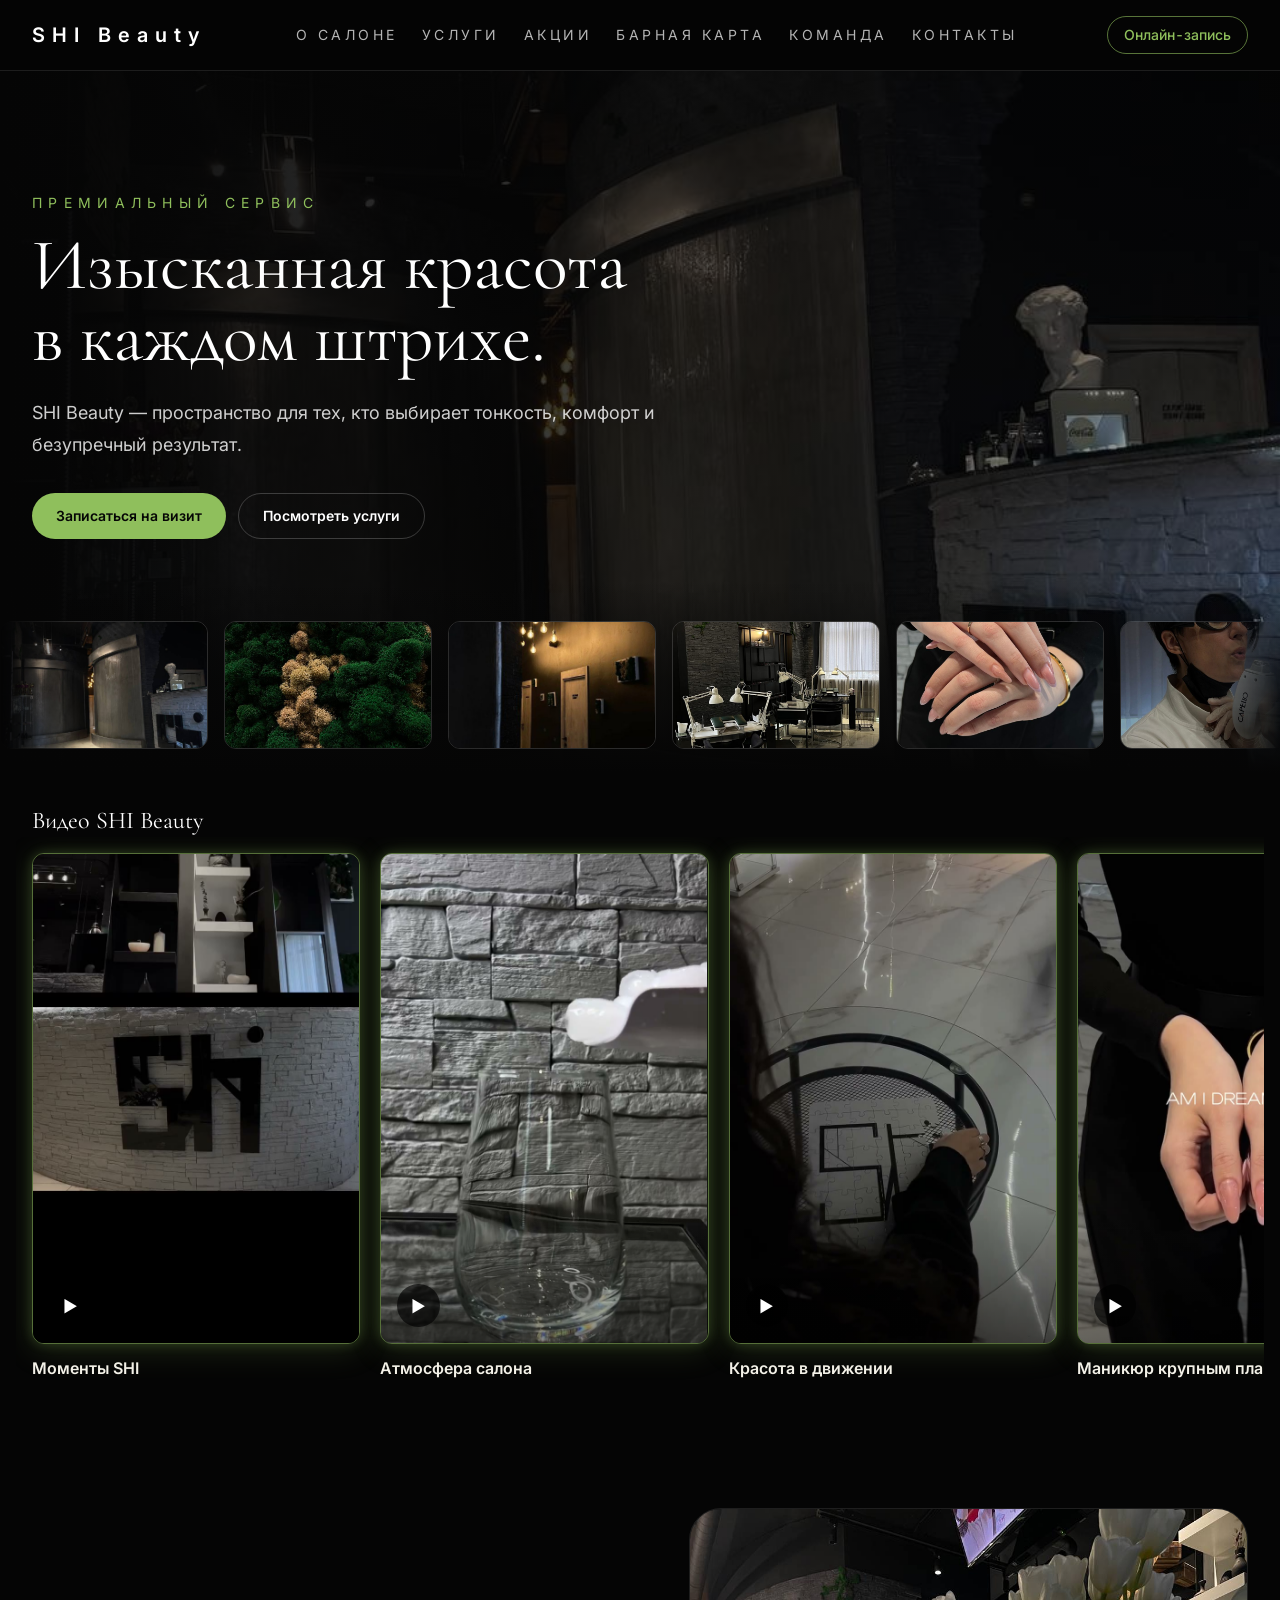
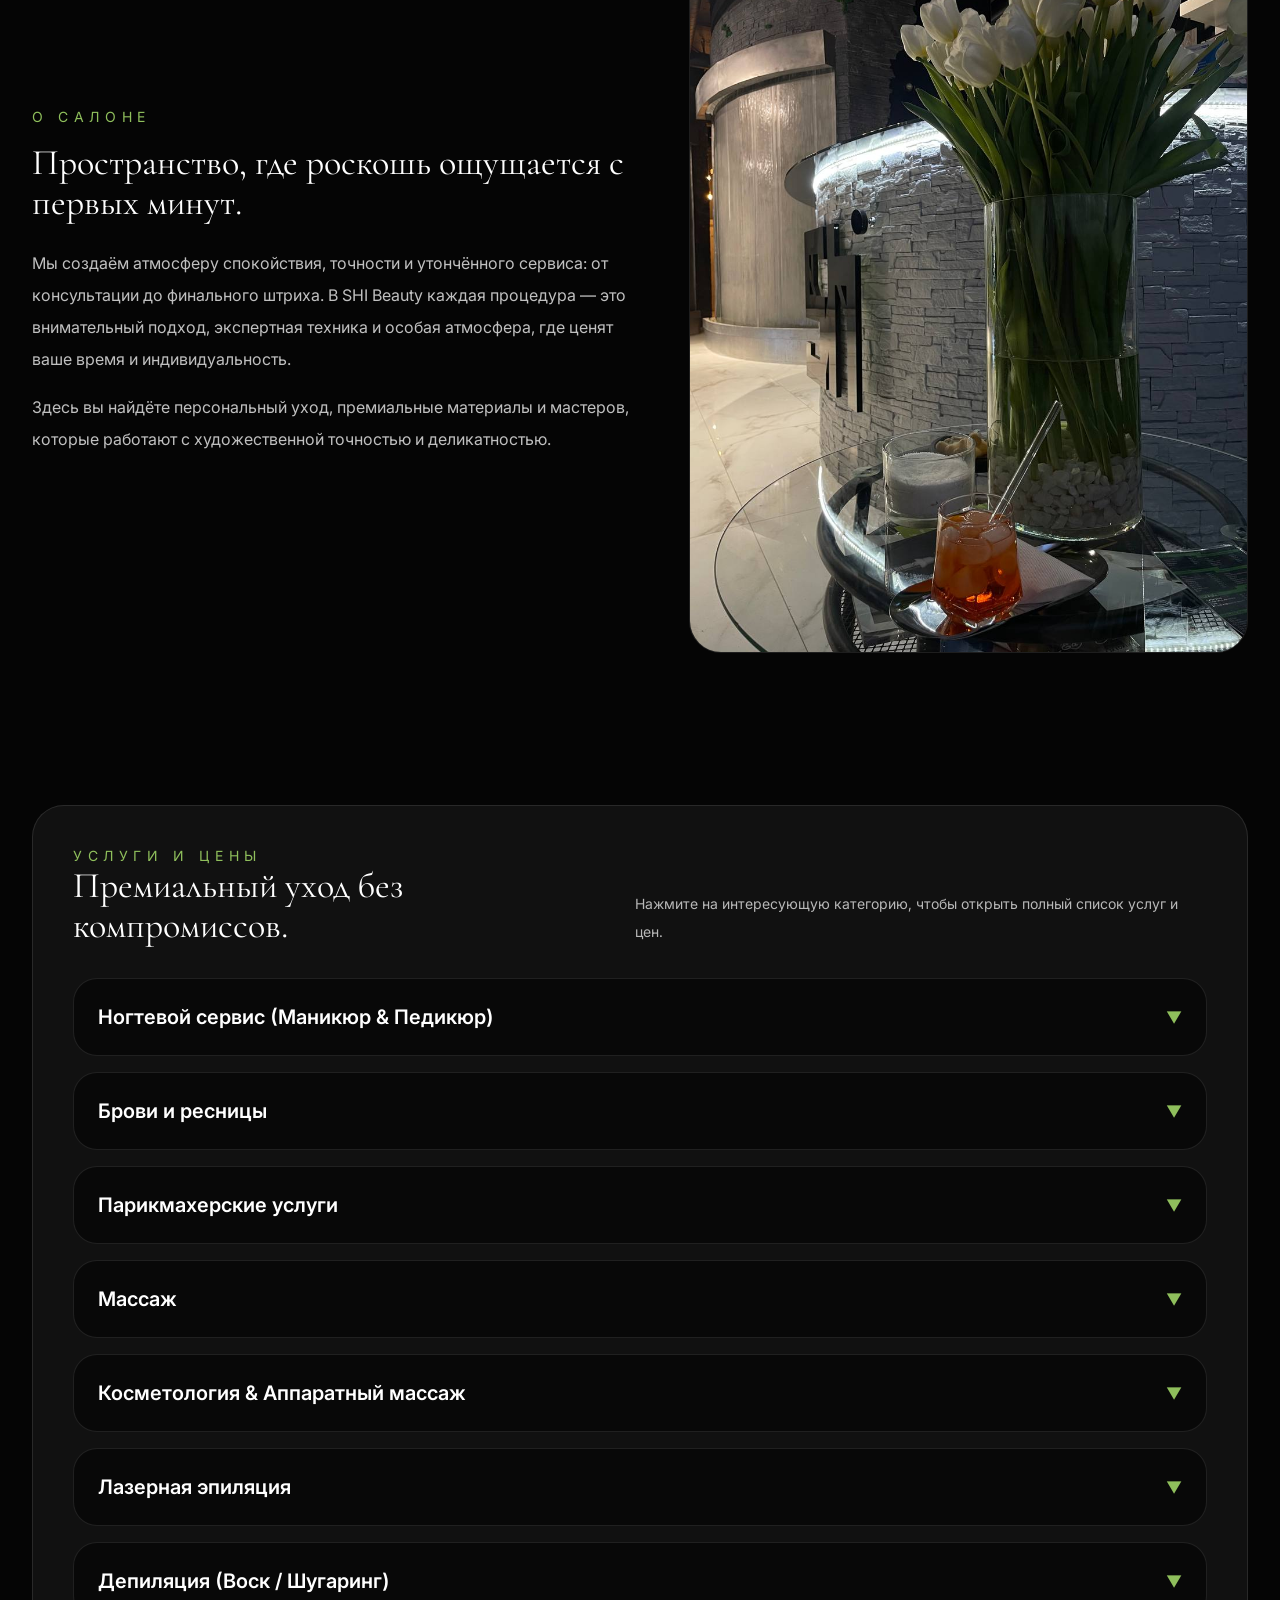
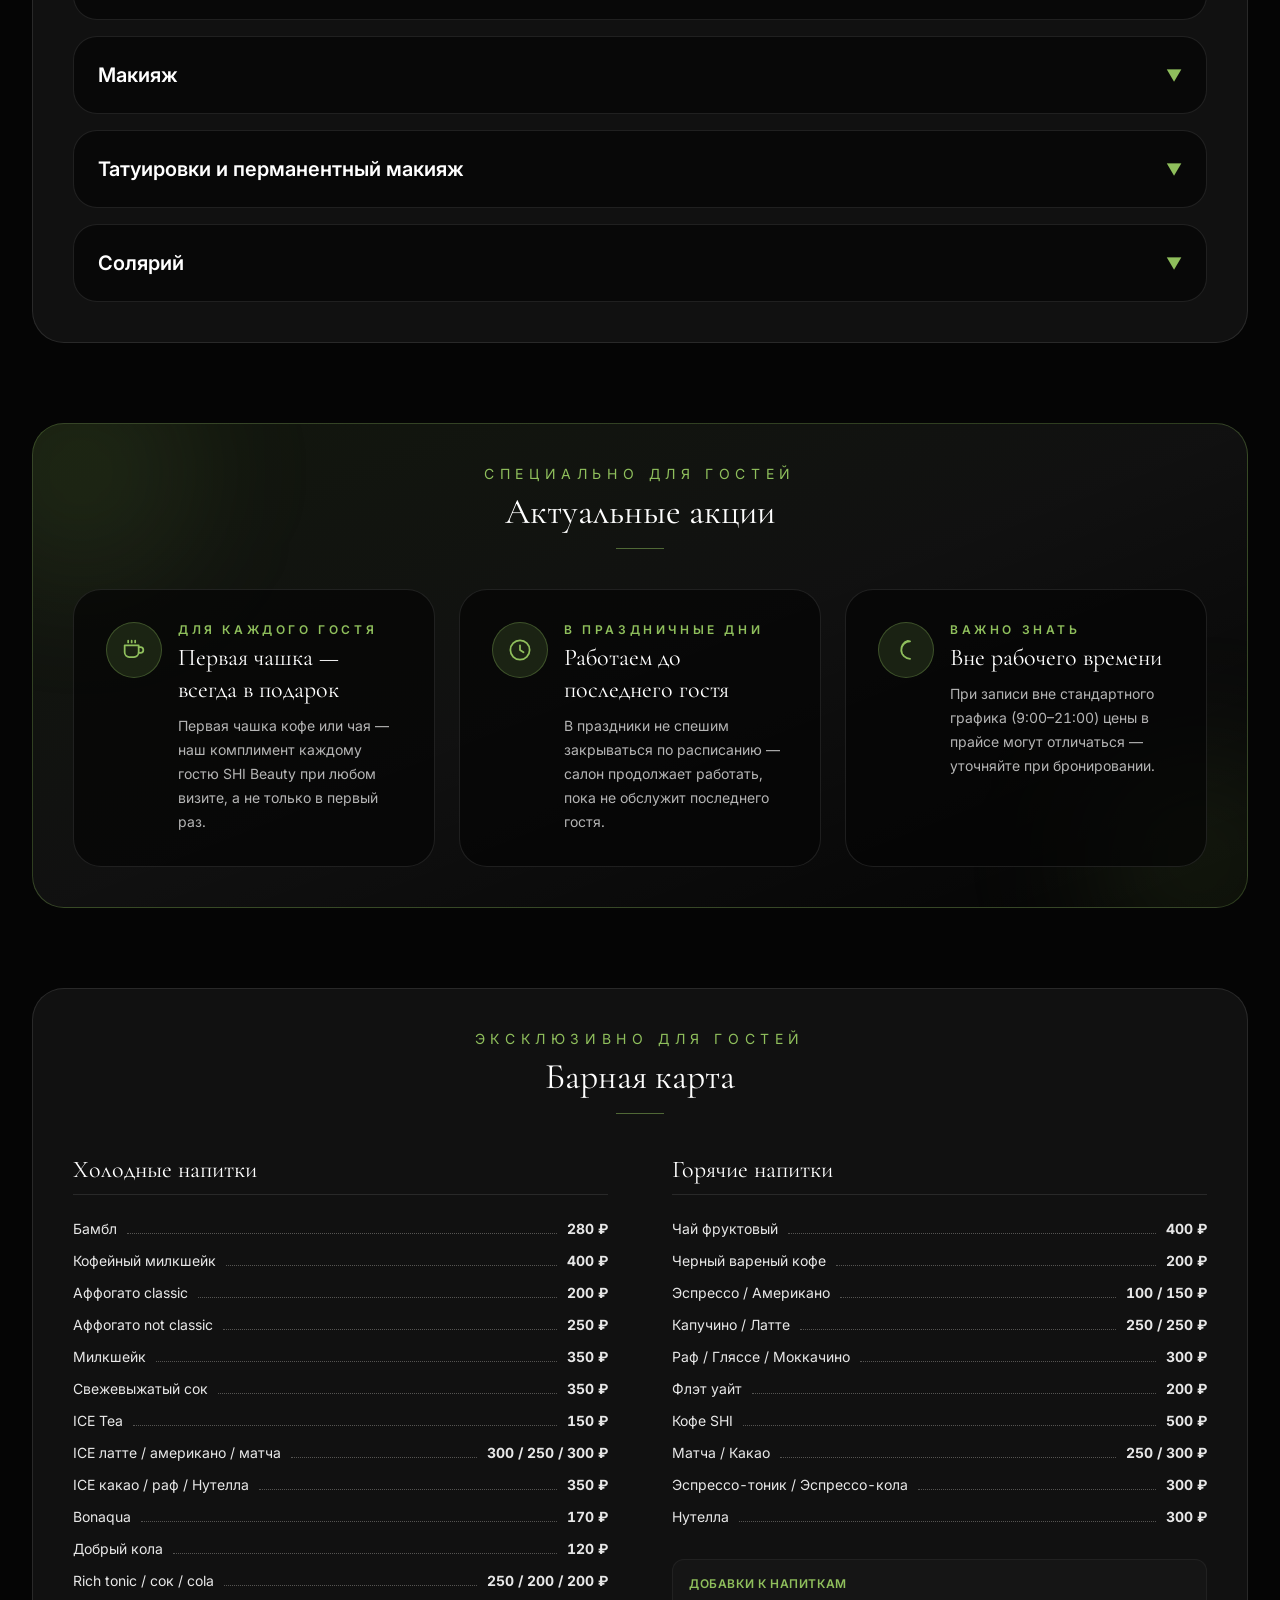
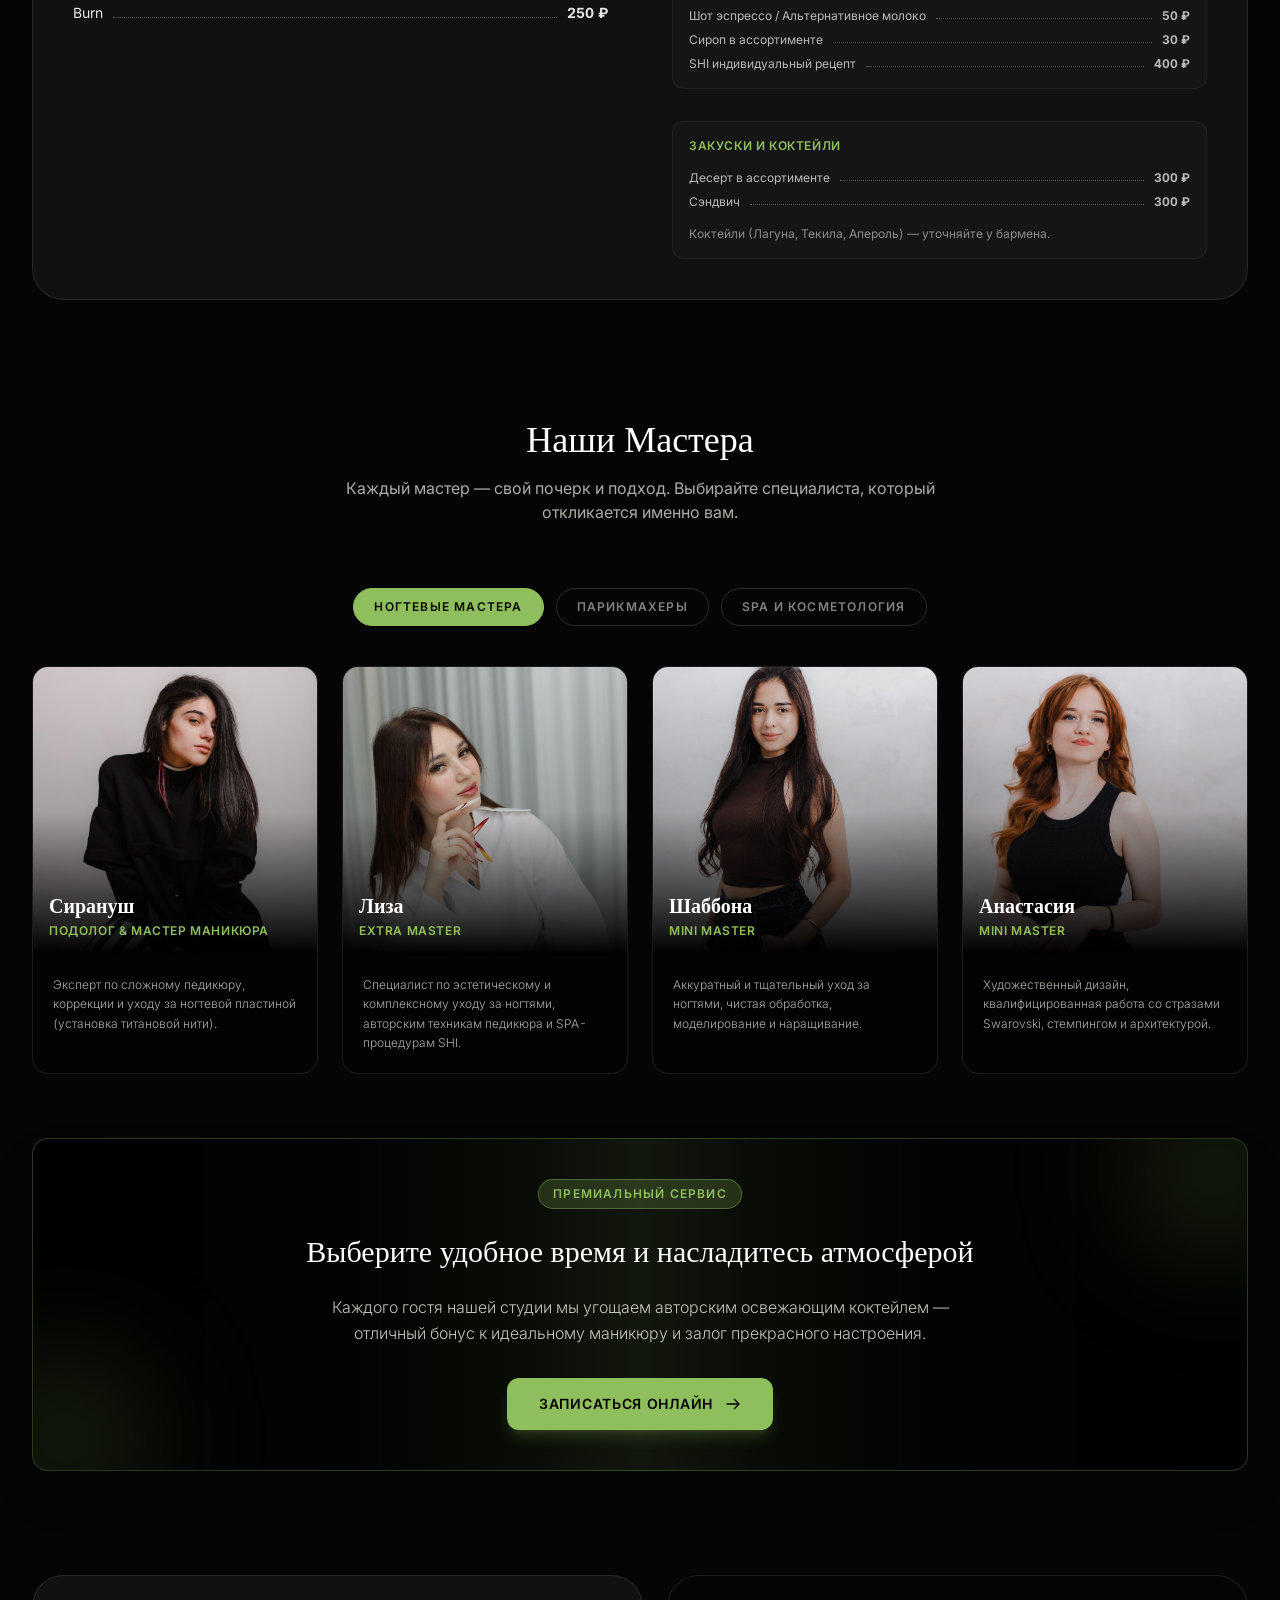
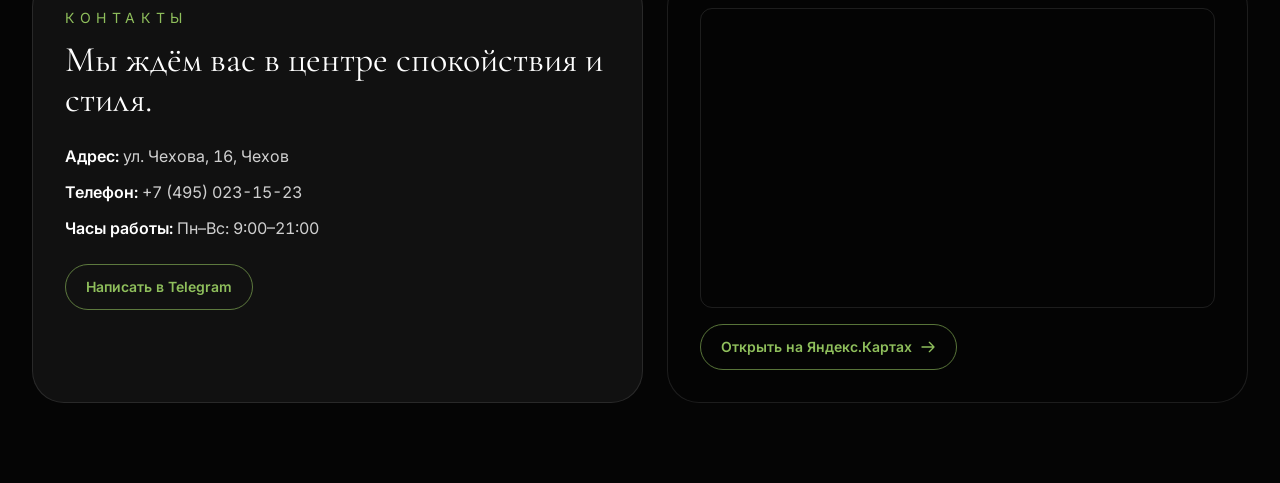
<file: index.html>
<!DOCTYPE html>
<html lang="ru" class="scroll-smooth">
  <head>
    <meta charset="UTF-8" />
    <meta name="viewport" content="width=device-width, initial-scale=1.0, viewport-fit=cover" />
    <title>SHI Beauty — Премиальный салон красоты</title>
    <link rel="icon" type="image/svg+xml" href="favicon.svg" />
    <meta
      name="description"
      content="Премиальный салон красоты SHI Beauty — индивидуальный сервис, экспертные мастера и безупречный стиль."
    />
    <link rel="canonical" href="https://shibeauty.ru/" />

    <meta property="og:type" content="website" />
    <meta property="og:site_name" content="SHI Beauty" />
    <meta property="og:title" content="SHI Beauty — Премиальный салон красоты" />
    <meta property="og:description" content="Премиальный салон красоты SHI Beauty — индивидуальный сервис, экспертные мастера и безупречный стиль." />
    <meta property="og:url" content="https://shibeauty.ru/" />
    <meta property="og:image" content="https://shibeauty.ru/img/1.jpg" />
    <meta property="og:locale" content="ru_RU" />
    <meta name="twitter:card" content="summary_large_image" />

    <script type="application/ld+json">
      {
        "@context": "https://schema.org",
        "@type": "BeautySalon",
        "name": "SHI Beauty",
        "image": "https://shibeauty.ru/img/1.jpg",
        "url": "https://shibeauty.ru/",
        "telephone": "+7-495-023-15-23",
        "priceRange": "₽₽₽",
        "address": {
          "@type": "PostalAddress",
          "streetAddress": "улица Чехова, 16",
          "addressLocality": "Чехов",
          "addressRegion": "Московская область",
          "addressCountry": "RU"
        },
        "openingHoursSpecification": {
          "@type": "OpeningHoursSpecification",
          "dayOfWeek": ["Monday", "Tuesday", "Wednesday", "Thursday", "Friday", "Saturday", "Sunday"],
          "opens": "09:00",
          "closes": "21:00"
        },
        "sameAs": [
          "https://yandex.ru/maps/-/CTwvvA6e",
          "https://t.me/shi_beauty"
        ]
      }
    </script>

    <link rel="stylesheet" href="styles.css" />
    <link rel="preconnect" href="https://fonts.googleapis.com" />
    <link rel="preconnect" href="https://fonts.gstatic.com" crossorigin />
    <link
      href="https://fonts.googleapis.com/css2?family=Cormorant+Garamond:wght@500;600;700&family=Inter:wght@400;500;600;700&display=swap"
      rel="stylesheet"
    />
    <style>
      html {
        scroll-behavior: smooth;
      }
      body {
        overflow-x: hidden;
        -webkit-tap-highlight-color: transparent;
        font-variant-numeric: tabular-nums;
      }
      a, button {
        touch-action: manipulation;
      }
      section[id], main#top {
        scroll-margin-top: 84px;
      }
      .video-reel-strip {
        overflow-x: auto;
        white-space: nowrap;
        margin: -1rem -1rem 0;
        padding: 1rem;
        cursor: grab;
        -webkit-overflow-scrolling: touch;
        scrollbar-color: #73964e #151812;
      }
      .video-reel-strip.dragging { cursor: grabbing; }
      .video-reel-strip article {
        display: inline-block;
        vertical-align: top;
        width: 27%;
        max-width: 330px;
        margin-right: 1rem;
        white-space: normal;
      }
      .video-reel-strip article:last-child { margin-right: 0; }
      .reel-open {
        position: absolute; top: 0; right: 0; bottom: 0; left: 0;
        width: 100%; height: 100%; cursor: inherit; color: white;
        background: linear-gradient(transparent 72%, rgba(0,0,0,.48));
        text-align: left;
      }
      .reel-open span {
        position: absolute; left: 1rem; bottom: 1rem; border-radius: 50%;
        background: rgba(0,0,0,.65); padding: .6rem .85rem;
      }
      .reel-viewer {
        position: fixed; top: 0; bottom: 0; left: 0; right: 0;
        z-index: 1000; background: #050505; color: white;
        display: flex; flex-direction: column; overscroll-behavior: contain;
      }
      .reel-viewer[hidden] { display: none; }
      .reel-viewer header, .reel-viewer footer {
        display: flex; align-items: center; justify-content: space-between;
        gap: .75rem; padding: .5rem 1rem;
      }
      .reel-viewer header { padding-top: max(.5rem, env(safe-area-inset-top)); }
      .reel-viewer footer { padding-bottom: max(.5rem, env(safe-area-inset-bottom)); }
      .reel-stage { position: relative; flex: 1; min-height: 0; overflow: hidden; touch-action: none; }
      .reel-track { position: absolute; top: 0; left: 0; width: 100%; height: 100%; }
      .reel-track.settling { transition: transform 380ms cubic-bezier(.22,.68,.15,1); }
      .reel-track video { display: block; width: 100%; height: 100%; object-fit: contain; }
      @media (prefers-reduced-motion: reduce) {
        .reel-track.settling { transition-duration: 0s; }
      }
      .reel-viewer button { min-height: 44px; min-width: 44px; color: #b5df85; }
      .reel-viewer button:disabled { opacity: .32; }
      .video-reel-frame {
        position: relative;
        overflow: hidden;
        border-radius: 0.75rem;
        border: 1px solid #566f39;
        background: #11130f;
        box-shadow: 0 0 12px rgba(143,191,92,.24), 0 5px 32px rgba(143,191,92,.19);
      }
      .video-reel-frame:before {
        content: "";
        display: block;
        padding-top: 150%;
      }
      .video-reel-frame video {
        position: absolute;
        top: 0;
        left: 0;
        width: 100%;
        height: 100%;
        object-fit: cover;
      }
      @media (max-width: 640px) {
        .video-reel-strip article { width: 72%; max-width: 260px; }
      }
      @media (max-width: 767px) {
        img.hero-viewport {
          height: 88svh;
          min-height: 560px;
        }
        div.hero-viewport {
          min-height: 88svh;
        }
      }

      .billboard-viewport {
        -webkit-mask-image: linear-gradient(to right, transparent, black 6%, black 94%, transparent);
        mask-image: linear-gradient(to right, transparent, black 6%, black 94%, transparent);
      }
      .billboard-track {
        width: max-content;
        animation: billboard-scroll 65s linear infinite;
      }
      .billboard-viewport:hover .billboard-track {
        animation-play-state: paused;
      }
      @keyframes billboard-scroll {
        from { transform: translateX(0); }
        to { transform: translateX(-50%); }
      }
      @media (prefers-reduced-motion: reduce) {
        .billboard-track { animation: none; }
      }
      .dots-leader li {
        display: flex;
        justify-content: space-between;
        align-items: flex-end;
      }
      .dots-leader li::before {
        content: "";
        flex-grow: 1;
        order: 2;
        margin: 0 10px 5px 10px;
        border-bottom: 1px dotted rgba(245, 242, 234, 0.3);
      }
      .dots-leader li span { order: 1; }
      .dots-leader li strong { order: 3; }

      details summary::-webkit-details-marker { display: none; }
      details summary { list-style: none; }

      .reveal {
        opacity: 0;
        transform: translateY(24px);
        transition: opacity 0.7s ease, transform 0.7s ease;
      }
      .reveal.is-visible {
        opacity: 1;
        transform: translateY(0);
      }
      .reveal-stagger > * {
        opacity: 0;
        transform: translateY(24px);
        transition: opacity 0.6s ease, transform 0.6s ease;
      }
      .reveal-stagger.is-visible > * {
        opacity: 1;
        transform: translateY(0);
      }
      .reveal-stagger > *:nth-child(2) { transition-delay: 0.08s; }
      .reveal-stagger > *:nth-child(3) { transition-delay: 0.16s; }
      .reveal-stagger > *:nth-child(4) { transition-delay: 0.24s; }
      .reveal-stagger > *:nth-child(5) { transition-delay: 0.32s; }
      .reveal-stagger > *:nth-child(6) { transition-delay: 0.4s; }
      .reveal-stagger > *:nth-child(7) { transition-delay: 0.48s; }
      .reveal-stagger > *:nth-child(8) { transition-delay: 0.56s; }
      @media (prefers-reduced-motion: reduce) {
        .reveal, .reveal-stagger > * {
          opacity: 1;
          transform: none;
          transition: none;
        }
      }
    </style>
  </head>
  <body class="min-h-screen bg-ink text-mist font-sans antialiased">
    <header class="sticky top-0 z-50 border-b border-white/10 bg-ink/90 backdrop-blur-xl">
      <div class="mx-auto flex max-w-7xl items-center justify-between px-4 py-4 sm:px-6 lg:px-8">
        <a href="#top" class="text-lg font-semibold tracking-[0.25em] text-white sm:text-xl sm:tracking-[0.35em]">
          SHI Beauty
        </a>
        <nav class="hidden items-center gap-6 text-sm uppercase tracking-[0.25em] text-white/70 md:flex">
          <a href="#about" class="transition hover:text-moss">О салоне</a>
          <a href="#services" class="transition hover:text-moss">Услуги</a>
          <a href="#promo" class="transition hover:text-moss">Акции</a>
          <a href="#bar" class="transition hover:text-moss">Барная карта</a>
          <a href="#team" class="transition hover:text-moss">Команда</a>
          <a href="#contacts" class="transition hover:text-moss">Контакты</a>
        </nav>
        <div class="flex items-center gap-2 sm:gap-3">
          <a
            href="#booking"
            class="rounded-full border border-moss/60 px-3 py-2 text-xs font-medium text-moss transition-all duration-300 hover:scale-105 hover:bg-moss hover:text-ink sm:px-4 sm:text-sm"
          >
            Онлайн-запись
          </a>
          <button
            type="button"
            id="mobile-menu-btn"
            class="inline-flex h-10 w-10 shrink-0 items-center justify-center rounded-full border border-white/20 text-white transition hover:border-moss hover:text-moss md:hidden"
            aria-label="Открыть меню"
            aria-expanded="false"
            aria-controls="mobile-menu"
          >
            <svg id="mobile-menu-icon-open" class="h-5 w-5" fill="none" stroke="currentColor" viewBox="0 0 24 24">
              <path stroke-linecap="round" stroke-linejoin="round" stroke-width="1.75" d="M4 7h16M4 12h16M4 17h16" />
            </svg>
            <svg id="mobile-menu-icon-close" class="hidden h-5 w-5" fill="none" stroke="currentColor" viewBox="0 0 24 24">
              <path stroke-linecap="round" stroke-linejoin="round" stroke-width="1.75" d="M6 6l12 12M18 6L6 18" />
            </svg>
          </button>
        </div>
      </div>

      <!-- Мобильное меню -->
      <div id="mobile-menu" class="hidden border-t border-white/10 bg-ink/95 md:hidden">
        <nav class="flex flex-col gap-1 px-4 py-4 text-sm uppercase tracking-[0.2em] text-white/80">
          <a href="#about" class="mobile-nav-link rounded-lg px-3 py-3 transition hover:bg-white/5 hover:text-moss">О салоне</a>
          <a href="#services" class="mobile-nav-link rounded-lg px-3 py-3 transition hover:bg-white/5 hover:text-moss">Услуги</a>
          <a href="#promo" class="mobile-nav-link rounded-lg px-3 py-3 transition hover:bg-white/5 hover:text-moss">Акции</a>
          <a href="#bar" class="mobile-nav-link rounded-lg px-3 py-3 transition hover:bg-white/5 hover:text-moss">Барная карта</a>
          <a href="#team" class="mobile-nav-link rounded-lg px-3 py-3 transition hover:bg-white/5 hover:text-moss">Команда</a>
          <a href="#contacts" class="mobile-nav-link rounded-lg px-3 py-3 transition hover:bg-white/5 hover:text-moss">Контакты</a>
        </nav>
      </div>
    </header>

    <main id="top">
      <!-- HERO SECTION -->
      <section class="relative isolate overflow-hidden">
        <div class="absolute inset-0">
          <img
            src="img/1.jpg"
            alt=""
            class="hero-viewport h-[78vh] min-h-[620px] w-full object-cover"
            fetchpriority="high"
          />
          <div class="absolute inset-0 bg-gradient-to-r from-ink via-ink/75 to-ink/30"></div>
        </div>

        <div class="hero-viewport relative mx-auto flex min-h-[78vh] max-w-7xl flex-col justify-center px-4 pt-16 pb-40 sm:px-6 sm:pt-20 sm:pb-44 lg:px-8 lg:pb-48">
          <div class="max-w-3xl">
            <p class="mb-4 text-sm uppercase tracking-[0.45em] text-moss">Премиальный сервис</p>
            <h1 class="font-display text-4xl leading-none text-white sm:text-5xl lg:text-7xl">
              Изысканная красота<br />в каждом штрихе.
            </h1>
            <p class="mt-6 max-w-2xl text-base leading-8 text-white/80 sm:text-lg">
              SHI Beauty — пространство для тех, кто выбирает тонкость, комфорт и безупречный результат.
            </p>
            <div class="mt-8 flex flex-col gap-3 sm:flex-row">
              <a
                href="#booking"
                class="inline-flex items-center justify-center rounded-full bg-moss px-6 py-3 text-sm font-semibold text-ink transition-all duration-300 hover:scale-105"
              >
                Записаться на визит
              </a>
              <a
                href="#services"
                class="inline-flex items-center justify-center rounded-full border border-white/20 px-6 py-3 text-sm font-semibold text-white transition-all duration-300 hover:scale-105 hover:border-moss hover:text-moss"
              >
                Посмотреть услуги
              </a>
            </div>
          </div>
        </div>

        <!-- Рекламная лента фото, поверх фона hero -->
        <div class="absolute inset-x-0 bottom-0 z-10 bg-gradient-to-t from-ink via-ink/70 to-transparent pb-4 pt-10 sm:pb-6">
          <div class="billboard-viewport overflow-hidden">
            <div class="billboard-track flex gap-3 sm:gap-4">
              <div class="flex shrink-0 gap-3 sm:gap-4">
                <div class="h-20 w-32 shrink-0 overflow-hidden rounded-xl border border-white/15 sm:h-28 sm:w-44 lg:h-32 lg:w-52">
                  <img src="img/1.jpg" alt="Интерьер салона SHI Beauty" class="h-full w-full object-cover" loading="lazy" decoding="async" />
                </div>
                <div class="h-20 w-32 shrink-0 overflow-hidden rounded-xl border border-white/15 sm:h-28 sm:w-44 lg:h-32 lg:w-52">
                  <img src="img/3.jpg" alt="Текстурный стабилизированный мох в интерьере" class="h-full w-full object-cover" loading="lazy" decoding="async" />
                </div>
                <div class="h-20 w-32 shrink-0 overflow-hidden rounded-xl border border-white/15 sm:h-28 sm:w-44 lg:h-32 lg:w-52">
                  <img src="img/6.jpg" alt="Коридор с кабинетами SHI Beauty" class="h-full w-full object-cover" loading="lazy" decoding="async" />
                </div>
                <div class="h-20 w-32 shrink-0 overflow-hidden rounded-xl border border-white/15 sm:h-28 sm:w-44 lg:h-32 lg:w-52">
                  <img src="img/9.JPG" alt="Рабочие места мастеров в SHI Beauty" class="h-full w-full object-cover" loading="lazy" decoding="async" />
                </div>
                <div class="h-20 w-32 shrink-0 overflow-hidden rounded-xl border border-white/15 sm:h-28 sm:w-44 lg:h-32 lg:w-52">
                  <img src="img/work-nails.jpg" alt="Маникюр от мастеров SHI Beauty" class="h-full w-full object-cover" loading="lazy" decoding="async" />
                </div>
                <div class="h-20 w-32 shrink-0 overflow-hidden rounded-xl border border-white/15 sm:h-28 sm:w-44 lg:h-32 lg:w-52">
                  <img src="img/work-procedure.jpg" alt="Аппаратная процедура в SHI Beauty" class="h-full w-full object-cover" loading="lazy" decoding="async" />
                </div>
                <div class="h-20 w-32 shrink-0 overflow-hidden rounded-xl border border-white/15 sm:h-28 sm:w-44 lg:h-32 lg:w-52">
                  <img src="img/product-shikoil.jpg" alt="Масло для роста бровей и ресниц SHIKOIL" class="h-full w-full object-cover" loading="lazy" decoding="async" />
                </div>
                <div class="h-20 w-32 shrink-0 overflow-hidden rounded-xl border border-white/15 sm:h-28 sm:w-44 lg:h-32 lg:w-52">
                  <img src="img/product-hikari.jpg" alt="Уходовая маска HIKARI Power Mask" class="h-full w-full object-cover" loading="lazy" decoding="async" />
                </div>
                <div class="h-20 w-32 shrink-0 overflow-hidden rounded-xl border border-white/15 sm:h-28 sm:w-44 lg:h-32 lg:w-52">
                  <img src="img/sign-shi.jpg" alt="Логотип SHI Beauty" class="h-full w-full object-cover" loading="lazy" decoding="async" />
                </div>
              </div>
              <div class="flex shrink-0 gap-3 sm:gap-4" aria-hidden="true">
                <div class="h-20 w-32 shrink-0 overflow-hidden rounded-xl border border-white/15 sm:h-28 sm:w-44 lg:h-32 lg:w-52">
                  <img src="img/1.jpg" alt="" class="h-full w-full object-cover" loading="lazy" decoding="async" />
                </div>
                <div class="h-20 w-32 shrink-0 overflow-hidden rounded-xl border border-white/15 sm:h-28 sm:w-44 lg:h-32 lg:w-52">
                  <img src="img/3.jpg" alt="" class="h-full w-full object-cover" loading="lazy" decoding="async" />
                </div>
                <div class="h-20 w-32 shrink-0 overflow-hidden rounded-xl border border-white/15 sm:h-28 sm:w-44 lg:h-32 lg:w-52">
                  <img src="img/6.jpg" alt="" class="h-full w-full object-cover" loading="lazy" decoding="async" />
                </div>
                <div class="h-20 w-32 shrink-0 overflow-hidden rounded-xl border border-white/15 sm:h-28 sm:w-44 lg:h-32 lg:w-52">
                  <img src="img/9.JPG" alt="" class="h-full w-full object-cover" loading="lazy" decoding="async" />
                </div>
                <div class="h-20 w-32 shrink-0 overflow-hidden rounded-xl border border-white/15 sm:h-28 sm:w-44 lg:h-32 lg:w-52">
                  <img src="img/work-nails.jpg" alt="" class="h-full w-full object-cover" loading="lazy" decoding="async" />
                </div>
                <div class="h-20 w-32 shrink-0 overflow-hidden rounded-xl border border-white/15 sm:h-28 sm:w-44 lg:h-32 lg:w-52">
                  <img src="img/work-procedure.jpg" alt="" class="h-full w-full object-cover" loading="lazy" decoding="async" />
                </div>
                <div class="h-20 w-32 shrink-0 overflow-hidden rounded-xl border border-white/15 sm:h-28 sm:w-44 lg:h-32 lg:w-52">
                  <img src="img/product-shikoil.jpg" alt="" class="h-full w-full object-cover" loading="lazy" decoding="async" />
                </div>
                <div class="h-20 w-32 shrink-0 overflow-hidden rounded-xl border border-white/15 sm:h-28 sm:w-44 lg:h-32 lg:w-52">
                  <img src="img/product-hikari.jpg" alt="" class="h-full w-full object-cover" loading="lazy" decoding="async" />
                </div>
                <div class="h-20 w-32 shrink-0 overflow-hidden rounded-xl border border-white/15 sm:h-28 sm:w-44 lg:h-32 lg:w-52">
                  <img src="img/sign-shi.jpg" alt="" class="h-full w-full object-cover" loading="lazy" decoding="async" />
                </div>
              </div>
            </div>
          </div>
        </div>
      </section>

      <!-- VIDEO SECTION -->
      <section id="video" aria-labelledby="video-title" class="mx-auto max-w-7xl px-4 sm:px-6 lg:px-8" style="padding-top: 2rem">
        <h2 id="video-title" class="mb-4 font-display text-2xl text-white">Видео SHI Beauty</h2>
        <div class="video-reel-strip" tabindex="0" role="region" aria-labelledby="video-title">
          <article>
            <div class="video-reel-frame">
              <video controls playsinline preload="none" poster="img/shi-reel-01.jpg" aria-label="Моменты SHI">
                <source src="img/shi-reel-01.mp4" type="video/mp4" />
              </video>
            </div>
            <h3 class="mt-3 text-base font-semibold">Моменты SHI</h3>
          </article>
          <article>
            <div class="video-reel-frame">
              <video controls playsinline preload="none" poster="img/shi-reel-02.jpg" aria-label="Атмосфера салона">
                <source src="img/shi-reel-02.mp4" type="video/mp4" />
              </video>
            </div>
            <h3 class="mt-3 text-base font-semibold">Атмосфера салона</h3>
          </article>
          <article>
            <div class="video-reel-frame">
              <video controls playsinline preload="none" poster="img/shi-reel-03.jpg" aria-label="Красота в движении">
                <source src="img/shi-reel-03.mp4" type="video/mp4" />
              </video>
            </div>
            <h3 class="mt-3 text-base font-semibold">Красота в движении</h3>
          </article>
          <article>
            <div class="video-reel-frame">
              <video controls playsinline preload="none" poster="img/shi-reel-04.jpg" aria-label="Маникюр крупным планом">
                <source src="img/shi-reel-04.mp4" type="video/mp4" />
              </video>
            </div>
            <h3 class="mt-3 text-base font-semibold">Маникюр крупным планом</h3>
          </article>
          <article>
            <div class="video-reel-frame">
              <video controls playsinline preload="none" poster="img/shi-reel-05.jpg" aria-label="Дизайн ногтей">
                <source src="img/shi-reel-05.mp4" type="video/mp4" />
              </video>
            </div>
            <h3 class="mt-3 text-base font-semibold">Дизайн ногтей</h3>
          </article>
          <article>
            <div class="video-reel-frame">
              <video controls playsinline preload="none" poster="img/shi-reel-06.jpg" aria-label="Награды салона">
                <source src="img/shi-reel-06.mp4" type="video/mp4" />
              </video>
            </div>
            <h3 class="mt-3 text-base font-semibold">Награды салона</h3>
          </article>
        </div>
      </section>

      <!-- ABOUT SECTION -->
      <section id="about" class="mx-auto max-w-7xl px-4 py-20 sm:px-6 lg:px-8 lg:py-28">
        <div class="reveal-stagger grid items-center gap-10 lg:grid-cols-[1.05fr_0.95fr]">
          <div>
            <p class="mb-4 text-sm uppercase tracking-[0.4em] text-moss">О салоне</p>
            <h2 class="font-display text-3xl text-white sm:text-4xl">
              Пространство, где роскошь ощущается с первых минут.
            </h2>
            <p class="mt-6 text-base leading-8 text-white/75">
              Мы создаём атмосферу спокойствия, точности и утончённого сервиса: от консультации до финального штриха. В SHI Beauty каждая процедура — это внимательный подход, экспертная техника и особая атмосфера, где ценят ваше время и индивидуальность.
            </p>
            <p class="mt-4 text-base leading-8 text-white/75">
              Здесь вы найдёте персональный уход, премиальные материалы и мастеров, которые работают с художественной точностью и деликатностью.
            </p>
          </div>
          <div class="overflow-hidden rounded-[2rem] border border-white/10">
            <img
              src="img/2.jpg"
              alt="Интерьер премиального салона"
              class="h-full w-full object-cover"
              loading="lazy"
              decoding="async"
            />
          </div>
        </div>
      </section>

      <!-- SERVICES SECTION -->
      <section id="services" class="mx-auto max-w-7xl px-4 py-6 sm:px-6 lg:px-8 lg:py-10">
        <div class="rounded-[2rem] border border-white/10 bg-white/5 p-6 sm:p-8 lg:p-10">
          <div class="reveal mb-8 flex flex-col gap-3 sm:flex-row sm:items-end sm:justify-between">
            <div>
              <p class="text-sm uppercase tracking-[0.4em] text-moss">Услуги и цены</p>
              <h2 class="font-display text-3xl text-white sm:text-4xl">Премиальный уход без компромиссов.</h2>
            </div>
            <p class="max-w-xl text-sm leading-7 text-white/70">
              Нажмите на интересующую категорию, чтобы открыть полный список услуг и цен.
            </p>
          </div>

          <div class="reveal-stagger space-y-4">
            <!-- Ногтевой сервис -->
            <details class="group rounded-[1.5rem] border border-white/10 bg-ink/70 overflow-hidden transition-all duration-300">
              <summary class="flex items-center justify-between p-6 cursor-pointer select-none hover:bg-white/5">
                <h3 class="text-xl font-semibold text-white flex items-center gap-2">Ногтевой сервис (Маникюр & Педикюр)</h3>
                <span class="text-moss transition-transform duration-300 group-open:rotate-180">▼</span>
              </summary>
              <div class="p-6 border-t border-white/10 space-y-6">
                <div class="rounded-xl border border-moss/30 bg-moss/5 p-4 text-sm leading-6 text-white/80">
                  Точные цены на маникюр и педикюр зависят от выбранного мастера и его квалификации — уточняйте стоимость при записи.
                </div>
                <ul class="grid gap-x-8 gap-y-2.5 text-sm text-white/80 sm:grid-cols-2">
                  <li>Маникюр Mini</li>
                  <li>Маникюр Extra</li>
                  <li>Маникюр Super</li>
                  <li>Маникюр Men</li>
                  <li>Маникюр Top Men</li>
                  <li>Маникюр Little</li>
                  <li>Педикюр Super Mini</li>
                  <li>Педикюр Mini</li>
                  <li>Педикюр Extra</li>
                  <li>Педикюр Super</li>
                  <li>Педикюр Extra Men</li>
                  <li>Педикюр Super Men</li>
                </ul>
              </div>
            </details>

            <!-- Брови и ресницы -->
            <details class="group rounded-[1.5rem] border border-white/10 bg-ink/70 overflow-hidden transition-all duration-300">
              <summary class="flex items-center justify-between p-6 cursor-pointer select-none hover:bg-white/5">
                <h3 class="text-xl font-semibold text-white flex items-center gap-2">Брови и ресницы</h3>
                <span class="text-moss transition-transform duration-300 group-open:rotate-180">▼</span>
              </summary>
              <div class="p-6 border-t border-white/10 overflow-x-auto">
                <p class="mb-2 text-xs text-white/40 sm:hidden">Листайте таблицу влево-вправо →</p>
                <table class="w-full text-left min-w-[500px]">
                  <thead>
                    <tr class="border-b border-white/20 text-white/60 text-sm">
                      <th class="pb-3 font-medium">Название услуги</th>
                      <th class="pb-3 font-medium text-right w-32">Цена</th>
                    </tr>
                  </thead>
                  <tbody class="text-sm divide-y divide-white/5 text-white/80">
                    <tr><td class="py-3">Brows Mini</td><td class="py-3 text-right font-semibold text-moss">1 500 ₽</td></tr>
                    <tr><td class="py-3">Brows Total</td><td class="py-3 text-right font-semibold text-moss">3 000 ₽</td></tr>
                    <tr><td class="py-3">Ламинирование и окрашивание бровей</td><td class="py-3 text-right font-semibold text-moss">2 200 ₽</td></tr>
                    <tr><td class="py-3">Ламинирование и окрашивание ресниц</td><td class="py-3 text-right font-semibold text-moss">2 500 ₽</td></tr>
                    <tr><td class="py-3">Organic уход</td><td class="py-3 text-right font-semibold text-moss">1 500 ₽</td></tr>
                    <tr><td class="py-3">Коррекция формы бровей</td><td class="py-3 text-right font-semibold text-moss">800 ₽</td></tr>
                    <tr><td class="py-3">Окрашивание бровей</td><td class="py-3 text-right font-semibold text-moss">900 ₽</td></tr>
                    <tr><td class="py-3">Осветление и уход бровей</td><td class="py-3 text-right font-semibold text-moss">1 700 ₽</td></tr>
                    <tr><td class="py-3">Уход botox (брови)</td><td class="py-3 text-right font-semibold text-moss">280 ₽</td></tr>
                    <tr><td class="py-3">Уход botox (ресницы)</td><td class="py-3 text-right font-semibold text-moss">300 ₽</td></tr>
                    <tr><td class="py-3">Окрашивание ресниц</td><td class="py-3 text-right font-semibold text-moss">700 ₽</td></tr>
                    <tr><td class="py-3">Наращивание ресниц (классика)</td><td class="py-3 text-right font-semibold text-moss">2 500 ₽</td></tr>
                    <tr><td class="py-3">Наращивание ресниц (1,5D)</td><td class="py-3 text-right font-semibold text-moss">2 700 ₽</td></tr>
                    <tr><td class="py-3">Наращивание ресниц (2D)</td><td class="py-3 text-right font-semibold text-moss">3 000 ₽</td></tr>
                    <tr><td class="py-3">Наращивание ресниц (2,5D)</td><td class="py-3 text-right font-semibold text-moss">3 200 ₽</td></tr>
                    <tr><td class="py-3">Наращивание ресниц (3D)</td><td class="py-3 text-right font-semibold text-moss">3 500 ₽</td></tr>
                    <tr><td class="py-3">Снятие наращенных ресниц</td><td class="py-3 text-right font-semibold text-moss">300 ₽</td></tr>
                  </tbody>
                </table>
              </div>
            </details>

            <!-- Парикмахерские услуги -->
            <details class="group rounded-[1.5rem] border border-white/10 bg-ink/70 overflow-hidden transition-all duration-300">
              <summary class="flex items-center justify-between p-6 cursor-pointer select-none hover:bg-white/5">
                <h3 class="text-xl font-semibold text-white flex items-center gap-2">Парикмахерские услуги</h3>
                <span class="text-moss transition-transform duration-300 group-open:rotate-180">▼</span>
              </summary>
              <div class="p-6 border-t border-white/10 space-y-6">
                <div>
                  <h4 class="text-moss font-semibold uppercase tracking-wider text-xs mb-3">Барбер</h4>
                  <ul class="space-y-2 text-sm dots-leader">
                    <li><span>Стрижка Premium</span><strong>2 500 ₽</strong></li>
                    <li><span>Стрижка Men</span><strong>2 000 ₽</strong></li>
                    <li><span>Стрижка Little</span><strong>1 000 ₽</strong></li>
                    <li><span>Стрижка ультра короткая</span><strong>800 ₽</strong></li>
                    <li><span>Стрижка бороды</span><strong>1 200 ₽</strong></li>
                    <li><span>Традиционное бритьё</span><strong>1 500 ₽</strong></li>
                    <li><span>Укладка волос</span><strong>500 ₽</strong></li>
                    <li><span>Камуфляж седины</span><strong>1 000–3 000 ₽</strong></li>
                    <li><span>Коррекция воском</span><strong>500 ₽</strong></li>
                  </ul>
                </div>
                <div>
                  <h4 class="text-moss font-semibold uppercase tracking-wider text-xs mb-3">Стрижки и укладка</h4>
                  <ul class="space-y-2 text-sm dots-leader">
                    <li><span>Стрижка</span><strong>3 500 ₽</strong></li>
                    <li><span>Стрижка Light</span><strong>2 000 ₽</strong></li>
                    <li><span>Детская стрижка</span><strong>2 500 ₽</strong></li>
                    <li><span>Детская стрижка Light</span><strong>1 500 ₽</strong></li>
                    <li><span>Стрижка (чёлка)</span><strong>1 000 ₽</strong></li>
                    <li><span>Укладка</span><strong>3 000–6 000 ₽</strong></li>
                    <li><span>Укладка Light</span><strong>2 000 ₽</strong></li>
                    <li><span>Стрижка For Men</span><strong>1 500 ₽</strong></li>
                  </ul>
                </div>
                <div>
                  <h4 class="text-moss font-semibold uppercase tracking-wider text-xs mb-3">Окрашивание</h4>
                  <ul class="space-y-2 text-sm dots-leader">
                    <li><span>Первичная консультация</span><strong>0 ₽</strong></li>
                    <li><span>Окрашивание Mini</span><strong>5 500 ₽</strong></li>
                    <li><span>Окрашивание Medium</span><strong>6 000 ₽</strong></li>
                    <li><span>Окрашивание Extra</span><strong>7 500 ₽</strong></li>
                    <li><span>Окрашивание Super extra</span><strong>9 000 ₽</strong></li>
                    <li><span>Флеш до 4 прядей</span><strong>6 000 ₽</strong></li>
                  </ul>
                </div>
                <div>
                  <h4 class="text-moss font-semibold uppercase tracking-wider text-xs mb-3">Осветление в технике</h4>
                  <ul class="space-y-2 text-sm dots-leader">
                    <li><span>Mini</span><strong>8 000 ₽</strong></li>
                    <li><span>Medium</span><strong>9 000 ₽</strong></li>
                    <li><span>Extra</span><strong>12 000 ₽</strong></li>
                    <li><span>Super extra</span><strong>15 000 ₽</strong></li>
                  </ul>
                </div>
                <div>
                  <h4 class="text-moss font-semibold uppercase tracking-wider text-xs mb-3">SHI блонд (тотальный блонд)</h4>
                  <ul class="space-y-2 text-sm dots-leader">
                    <li><span>Mini</span><strong>6 500 ₽</strong></li>
                    <li><span>Medium</span><strong>7 500 ₽</strong></li>
                    <li><span>Extra</span><strong>10 500 ₽</strong></li>
                    <li><span>Super extra</span><strong>13 500 ₽</strong></li>
                  </ul>
                </div>
                <div class="grid gap-6 md:grid-cols-3 pt-4 border-t border-white/5">
                  <div>
                    <h4 class="text-moss font-semibold uppercase tracking-wider text-xs mb-3">Уход KEBREN</h4>
                    <ul class="space-y-2 text-xs dots-leader">
                      <li><span>Mini</span><strong>1 500 ₽</strong></li>
                      <li><span>Medium</span><strong>2 500 ₽</strong></li>
                      <li><span>Extra</span><strong>3 500 ₽</strong></li>
                      <li><span>Super extra</span><strong>4 500 ₽</strong></li>
                    </ul>
                  </div>
                  <div>
                    <h4 class="text-moss font-semibold uppercase tracking-wider text-xs mb-3">Уход Hair Sekta</h4>
                    <ul class="space-y-2 text-xs dots-leader">
                      <li><span>Mini</span><strong>2 000 ₽</strong></li>
                      <li><span>Medium</span><strong>3 000 ₽</strong></li>
                      <li><span>Extra</span><strong>4 000 ₽</strong></li>
                      <li><span>Super extra</span><strong>5 000 ₽</strong></li>
                    </ul>
                  </div>
                  <div>
                    <h4 class="text-moss font-semibold uppercase tracking-wider text-xs mb-3">Уход KV-1</h4>
                    <ul class="space-y-2 text-xs dots-leader">
                      <li><span>Mini</span><strong>2 500 ₽</strong></li>
                      <li><span>Medium</span><strong>3 500 ₽</strong></li>
                      <li><span>Extra</span><strong>4 500 ₽</strong></li>
                      <li><span>Super extra</span><strong>6 000 ₽</strong></li>
                    </ul>
                  </div>
                </div>
              </div>
            </details>

            <!-- Массаж -->
            <details class="group rounded-[1.5rem] border border-white/10 bg-ink/70 overflow-hidden transition-all duration-300">
              <summary class="flex items-center justify-between p-6 cursor-pointer select-none hover:bg-white/5">
                <h3 class="text-xl font-semibold text-white flex items-center gap-2">Массаж</h3>
                <span class="text-moss transition-transform duration-300 group-open:rotate-180">▼</span>
              </summary>
              <div class="p-6 border-t border-white/10 overflow-x-auto">
                <p class="mb-2 text-xs text-white/40 sm:hidden">Листайте таблицу влево-вправо →</p>
                <table class="w-full text-left min-w-[500px]">
                  <thead>
                    <tr class="border-b border-white/20 text-white/60 text-sm">
                      <th class="pb-3 font-medium">Название услуги</th>
                      <th class="pb-3 font-medium text-right w-32">Цена</th>
                    </tr>
                  </thead>
                  <tbody class="text-sm divide-y divide-white/5 text-white/80">
                    <tr><td class="py-3">Массаж общий</td><td class="py-3 text-right font-semibold text-moss">3 400 ₽</td></tr>
                    <tr><td class="py-3">Массаж лица</td><td class="py-3 text-right font-semibold text-moss">2 400 ₽</td></tr>
                    <tr><td class="py-3">Массаж головы</td><td class="py-3 text-right font-semibold text-moss">1 000 ₽</td></tr>
                    <tr><td class="py-3">Массаж шейно-воротниковой зоны</td><td class="py-3 text-right font-semibold text-moss">1 600 ₽</td></tr>
                    <tr><td class="py-3">Массаж спины и шейно-воротниковой зоны</td><td class="py-3 text-right font-semibold text-moss">2 700 ₽</td></tr>
                    <tr><td class="py-3">Массаж рук</td><td class="py-3 text-right font-semibold text-moss">1 200 ₽</td></tr>
                    <tr><td class="py-3">Массаж ног и стоп</td><td class="py-3 text-right font-semibold text-moss">1 700 ₽</td></tr>
                    <tr><td class="py-3">Массаж лимфодренажный</td><td class="py-3 text-right font-semibold text-moss">2 600 ₽</td></tr>
                    <tr><td class="py-3">Массаж антицеллюлитный общий</td><td class="py-3 text-right font-semibold text-moss">4 200 ₽</td></tr>
                    <tr><td class="py-3">Массаж ног антицеллюлитный</td><td class="py-3 text-right font-semibold text-moss">2 200 ₽</td></tr>
                    <tr><td class="py-3">Массаж спины антицеллюлитный</td><td class="py-3 text-right font-semibold text-moss">1 800 ₽</td></tr>
                    <tr><td class="py-3">Массаж живота антицеллюлитный</td><td class="py-3 text-right font-semibold text-moss">1 600 ₽</td></tr>
                    <tr><td class="py-3">Спортивный массаж</td><td class="py-3 text-right font-semibold text-moss">4 600 ₽</td></tr>
                    <tr><td class="py-3">Медовый массаж (одна проблемная зона)</td><td class="py-3 text-right font-semibold text-moss">900 ₽</td></tr>
                    <tr><td class="py-3">Стоунтерапия</td><td class="py-3 text-right font-semibold text-moss">4 100 ₽</td></tr>
                    <tr><td class="py-3">Разогрев горячими камнями</td><td class="py-3 text-right font-semibold text-moss">1 500 ₽</td></tr>
                    <tr><td class="py-3">Массаж лица в авторской технике (омолаживающий)</td><td class="py-3 text-right font-semibold text-moss">3 900 ₽</td></tr>
                  </tbody>
                </table>
              </div>
            </details>

            <!-- Косметология & Аппаратный массаж -->
            <details class="group rounded-[1.5rem] border border-white/10 bg-ink/70 overflow-hidden transition-all duration-300">
              <summary class="flex items-center justify-between p-6 cursor-pointer select-none hover:bg-white/5">
                <h3 class="text-xl font-semibold text-white flex items-center gap-2">Косметология & Аппаратный массаж</h3>
                <span class="text-moss transition-transform duration-300 group-open:rotate-180">▼</span>
              </summary>
              <div class="p-6 border-t border-white/10 space-y-6">
                <div>
                  <h4 class="text-moss font-semibold uppercase tracking-wider text-xs mb-3">Эстетическая косметология</h4>
                  <ul class="space-y-2 text-sm dots-leader">
                    <li><span>Механическая чистка лица и уход по типу кожи</span><strong>5 300 ₽</strong></li>
                    <li><span>Механическая чистка лица и альгинатная маска</span><strong>6 100 ₽</strong></li>
                    <li><span>Уход альгинатная маска</span><strong>3 600 ₽</strong></li>
                    <li><span>Лазерное Омоложение лица</span><strong>2 500 ₽</strong></li>
                    <li><span>Лазерное Омоложение рук</span><strong>2 000 ₽</strong></li>
                  </ul>
                </div>
                <div>
                  <h4 class="text-moss font-semibold uppercase tracking-wider text-xs mb-3">Massage Эндосфера sculpting & Terapy pulse</h4>
                  <ul class="space-y-2 text-sm dots-leader">
                    <li><span>Консультация со специалистом</span><strong>0 ₽</strong></li>
                    <li><span>Эндосфера sculpting by Beautylizer</span><strong>5 700 ₽</strong></li>
                    <li><span>Terapy pulse-лицо (вакуумный массаж)</span><strong>2 300 ₽</strong></li>
                    <li><span>Terapy pulse-комплекс все тело</span><strong>2 800 ₽</strong></li>
                    <li><span>Terapy pulse-одна проблемная зона</span><strong>2 000 ₽</strong></li>
                  </ul>
                </div>
              </div>
            </details>

            <!-- Лазерная эпиляция -->
            <details class="group rounded-[1.5rem] border border-white/10 bg-ink/70 overflow-hidden transition-all duration-300">
              <summary class="flex items-center justify-between p-6 cursor-pointer select-none hover:bg-white/5">
                <h3 class="text-xl font-semibold text-white flex items-center gap-2">Лазерная эпиляция</h3>
                <span class="text-moss transition-transform duration-300 group-open:rotate-180">▼</span>
              </summary>
              <div class="p-6 border-t border-white/10 overflow-x-auto space-y-6">
                <p class="mb-2 text-xs text-white/40 sm:hidden">Листайте таблицу влево-вправо →</p>
                <table class="w-full text-left min-w-[500px]">
                  <thead>
                    <tr class="border-b border-white/20 text-white/60 text-sm">
                      <th class="pb-3 font-medium">Зона</th>
                      <th class="pb-3 font-medium text-right w-32">Цена</th>
                    </tr>
                  </thead>
                  <tbody class="text-sm divide-y divide-white/5 text-white/80">
                    <tr><td class="py-3">Лицо полностью</td><td class="py-3 text-right font-semibold text-moss">2 500 ₽</td></tr>
                    <tr><td class="py-3">Лицо одна зона</td><td class="py-3 text-right font-semibold text-moss">800 ₽</td></tr>
                    <tr><td class="py-3">Шея полностью</td><td class="py-3 text-right font-semibold text-moss">1 400 ₽</td></tr>
                    <tr><td class="py-3">Шея</td><td class="py-3 text-right font-semibold text-moss">800 ₽</td></tr>
                    <tr><td class="py-3">Руки полностью</td><td class="py-3 text-right font-semibold text-moss">3 100 ₽</td></tr>
                    <tr><td class="py-3">Кисти рук и предплечье</td><td class="py-3 text-right font-semibold text-moss">1 800 ₽</td></tr>
                    <tr><td class="py-3">Фаланги пальцев рук</td><td class="py-3 text-right font-semibold text-moss">700 ₽</td></tr>
                    <tr><td class="py-3">Подмышечная впадина</td><td class="py-3 text-right font-semibold text-moss">1 200 ₽</td></tr>
                    <tr><td class="py-3">Ареолы</td><td class="py-3 text-right font-semibold text-moss">700 ₽</td></tr>
                    <tr><td class="py-3">Живот</td><td class="py-3 text-right font-semibold text-moss">2 900 ₽</td></tr>
                    <tr><td class="py-3">Белая линия живота</td><td class="py-3 text-right font-semibold text-moss">1 100 ₽</td></tr>
                    <tr><td class="py-3">Спина полностью</td><td class="py-3 text-right font-semibold text-moss">3 200 ₽</td></tr>
                    <tr><td class="py-3">Поясница</td><td class="py-3 text-right font-semibold text-moss">1 500 ₽</td></tr>
                    <tr><td class="py-3">Ягодицы</td><td class="py-3 text-right font-semibold text-moss">2 300 ₽</td></tr>
                    <tr><td class="py-3">Межъягодичная впадина</td><td class="py-3 text-right font-semibold text-moss">900 ₽</td></tr>
                    <tr><td class="py-3">Классическое бикини</td><td class="py-3 text-right font-semibold text-moss">2 100 ₽</td></tr>
                    <tr><td class="py-3">Глубокое бикини</td><td class="py-3 text-right font-semibold text-moss">3 100 ₽</td></tr>
                    <tr><td class="py-3">Ноги полностью</td><td class="py-3 text-right font-semibold text-moss">4 400 ₽</td></tr>
                    <tr><td class="py-3">Стопы и голени</td><td class="py-3 text-right font-semibold text-moss">2 500 ₽</td></tr>
                    <tr><td class="py-3">Фаланги пальцев ног</td><td class="py-3 text-right font-semibold text-moss">800 ₽</td></tr>
                    <tr><td class="py-3">Бритьё</td><td class="py-3 text-right font-semibold text-moss">500 ₽</td></tr>
                  </tbody>
                </table>

                <div class="pt-4 border-t border-white/5">
                  <h4 class="text-moss font-semibold uppercase tracking-wider text-xs mb-3">Комплексы</h4>
                  <ul class="space-y-2 text-xs dots-leader">
                    <li><span>Подмышечные впадины, голени и стопы</span><strong>3 200 ₽</strong></li>
                    <li><span>Подмышечные впадины и ноги полностью</span><strong>4 800 ₽</strong></li>
                    <li><span>Подмышечные впадины и глубокое бикини</span><strong>3 700 ₽</strong></li>
                    <li><span>Глубокое бикини и ноги полностью</span><strong>6 600 ₽</strong></li>
                    <li><span>Руки полностью и ноги полностью</span><strong>6 400 ₽</strong></li>
                    <li><span>Подмышечные впадины и классическое бикини, ноги полностью</span><strong>6 600 ₽</strong></li>
                    <li><span>Подмышечные впадины, глубокое бикини и ноги полностью</span><strong>7 500 ₽</strong></li>
                    <li><span>Лицо полностью, подмышечные впадины, глубокое бикини и ноги полностью</span><strong>9 000 ₽</strong></li>
                    <li><span>Лицо полностью, подмышечные впадины, руки полностью и ноги полностью</span><strong>9 000 ₽</strong></li>
                    <li><span>Лицо, руки, подмышки, белая линия живота, ягодицы, глубокое бикини и ноги полностью</span><strong>13 100 ₽</strong></li>
                  </ul>
                </div>
              </div>
            </details>

            <!-- Депиляция -->
            <details class="group rounded-[1.5rem] border border-white/10 bg-ink/70 overflow-hidden transition-all duration-300">
              <summary class="flex items-center justify-between p-6 cursor-pointer select-none hover:bg-white/5">
                <h3 class="text-xl font-semibold text-white flex items-center gap-2">Депиляция (Воск / Шугаринг)</h3>
                <span class="text-moss transition-transform duration-300 group-open:rotate-180">▼</span>
              </summary>
              <div class="p-6 border-t border-white/10 overflow-x-auto space-y-6">
                <p class="text-xs text-white/40 sm:hidden">Листайте таблицу влево-вправо →</p>
                <table class="w-full text-left min-w-[600px]">
                  <thead>
                    <tr class="border-b border-white/20 text-white/60 text-sm">
                      <th class="pb-3 font-medium">Зона депиляции</th>
                      <th class="pb-3 font-medium w-28 text-center">Воск</th>
                      <th class="pb-3 font-medium w-28 text-center">Шугаринг</th>
                    </tr>
                  </thead>
                  <tbody class="text-sm divide-y divide-white/5 text-white/80">
                    <tr><td class="py-2.5">Лицо полностью</td><td class="py-2.5 text-center text-moss font-medium">1 200 ₽</td><td class="py-2.5 text-center text-moss font-medium">1 400 ₽</td></tr>
                    <tr><td class="py-2.5">Лицо одна зона</td><td class="py-2.5 text-center text-moss font-medium">500 ₽</td><td class="py-2.5 text-center text-moss font-medium">700 ₽</td></tr>
                    <tr><td class="py-2.5">Шея</td><td class="py-2.5 text-center text-moss font-medium">600 ₽</td><td class="py-2.5 text-center text-moss font-medium">800 ₽</td></tr>
                    <tr><td class="py-2.5">Руки полностью</td><td class="py-2.5 text-center text-moss font-medium">1 500 ₽</td><td class="py-2.5 text-center text-moss font-medium">1 700 ₽</td></tr>
                    <tr><td class="py-2.5">Кисти рук и предплечья</td><td class="py-2.5 text-center text-moss font-medium">900 ₽</td><td class="py-2.5 text-center text-moss font-medium">1 100 ₽</td></tr>
                    <tr><td class="py-2.5">Фаланги пальцев ног / рук</td><td class="py-2.5 text-center text-moss font-medium">400 ₽</td><td class="py-2.5 text-center text-moss font-medium">600 ₽</td></tr>
                    <tr><td class="py-2.5">Подмышечная впадина</td><td class="py-2.5 text-center text-moss font-medium">800 ₽</td><td class="py-2.5 text-center text-moss font-medium">1 000 ₽</td></tr>
                    <tr><td class="py-2.5">Ареолы</td><td class="py-2.5 text-center text-moss font-medium">400 ₽</td><td class="py-2.5 text-center text-moss font-medium">600 ₽</td></tr>
                    <tr><td class="py-2.5">Живот</td><td class="py-2.5 text-center text-moss font-medium">1 200 ₽</td><td class="py-2.5 text-center text-moss font-medium">1 400 ₽</td></tr>
                    <tr><td class="py-2.5">Белая линия живота</td><td class="py-2.5 text-center text-moss font-medium">400 ₽</td><td class="py-2.5 text-center text-moss font-medium">600 ₽</td></tr>
                    <tr><td class="py-2.5">Спина полностью</td><td class="py-2.5 text-center text-moss font-medium">2 100 ₽</td><td class="py-2.5 text-center text-moss font-medium">2 300 ₽</td></tr>
                    <tr><td class="py-2.5">Поясница</td><td class="py-2.5 text-center text-moss font-medium">1 000 ₽</td><td class="py-2.5 text-center text-moss font-medium">1 200 ₽</td></tr>
                    <tr><td class="py-2.5">Ягодицы</td><td class="py-2.5 text-center text-moss font-medium">1 300 ₽</td><td class="py-2.5 text-center text-moss font-medium">1 500 ₽</td></tr>
                    <tr><td class="py-2.5">Межъягодичная впадина</td><td class="py-2.5 text-center text-moss font-medium">500 ₽</td><td class="py-2.5 text-center text-moss font-medium">700 ₽</td></tr>
                    <tr><td class="py-2.5">Классическое бикини</td><td class="py-2.5 text-center text-moss font-medium">1 800 ₽</td><td class="py-2.5 text-center text-moss font-medium">2 000 ₽</td></tr>
                    <tr><td class="py-2.5">Глубокое бикини</td><td class="py-2.5 text-center text-moss font-medium">2 400 ₽</td><td class="py-2.5 text-center text-moss font-medium">2 600 ₽</td></tr>
                    <tr><td class="py-2.5">Ноги полностью</td><td class="py-2.5 text-center text-moss font-medium">2 200 ₽</td><td class="py-2.5 text-center text-moss font-medium">2 400 ₽</td></tr>
                    <tr><td class="py-2.5">Стопы и голени</td><td class="py-2.5 text-center text-moss font-medium">1 100 ₽</td><td class="py-2.5 text-center text-moss font-medium">1 300 ₽</td></tr>
                  </tbody>
                </table>

                <div class="grid gap-6 md:grid-cols-2 pt-4 border-t border-white/5">
                  <div>
                    <h4 class="text-moss font-semibold uppercase tracking-wider text-xs mb-3">Комплексы (Воск)</h4>
                    <ul class="space-y-2 text-xs dots-leader">
                      <li><span>Подмышечные впадины, голени и стопы</span><strong>1 500 ₽</strong></li>
                      <li><span>Подмышечные впадины и ноги полностью</span><strong>2 500 ₽</strong></li>
                      <li><span>Глубокое бикини и ноги полностью</span><strong>3 900 ₽</strong></li>
                      <li><span>Подмышечные впадины и глубокое бикини</span><strong>2 700 ₽</strong></li>
                      <li><span>Подмышки, классик бикини, ноги полностью</span><strong>4 000 ₽</strong></li>
                      <li><span>Подмышки, глубокое бикини, ноги полностью</span><strong>4 500 ₽</strong></li>
                      <li><span>Подмышки, бикини, ноги и лицо полностью</span><strong>5 300 ₽</strong></li>
                    </ul>
                  </div>
                  <div>
                    <h4 class="text-moss font-semibold uppercase tracking-wider text-xs mb-3">Комплексы (Шугаринг)</h4>
                    <ul class="space-y-2 text-xs dots-leader">
                      <li><span>Подмышечные впадины, голени и стопы</span><strong>1 700 ₽</strong></li>
                      <li><span>Подмышечные впадины и ноги полностью</span><strong>2 700 ₽</strong></li>
                      <li><span>Глубокое бикини и ноги полностью</span><strong>4 100 ₽</strong></li>
                      <li><span>Подмышечные впадины и глубокое бикини</span><strong>2 900 ₽</strong></li>
                      <li><span>Подмышки, классик бикини, ноги полностью</span><strong>4 200 ₽</strong></li>
                      <li><span>Подмышки, глубокое бикини, ноги полностью</span><strong>4 700 ₽</strong></li>
                    </ul>
                  </div>
                </div>
              </div>
            </details>
            <!-- Макияж -->
            <details class="group rounded-[1.5rem] border border-white/10 bg-ink/70 overflow-hidden transition-all duration-300">
              <summary class="flex items-center justify-between p-6 cursor-pointer select-none hover:bg-white/5">
                <h3 class="text-xl font-semibold text-white flex items-center gap-2">Макияж</h3>
                <span class="text-moss transition-transform duration-300 group-open:rotate-180">▼</span>
              </summary>
              <div class="p-6 border-t border-white/10">
                <ul class="space-y-2 text-sm dots-leader">
                  <li><span>Макияж дневной</span><strong>7 000 ₽</strong></li>
                  <li><span>Макияж вечерний</span><strong>10 000 ₽</strong></li>
                </ul>
              </div>
            </details>

            <!-- Татуировки -->
            <details class="group rounded-[1.5rem] border border-white/10 bg-ink/70 overflow-hidden transition-all duration-300">
              <summary class="flex items-center justify-between p-6 cursor-pointer select-none hover:bg-white/5">
                <h3 class="text-xl font-semibold text-white flex items-center gap-2">Татуировки и перманентный макияж</h3>
                <span class="text-moss transition-transform duration-300 group-open:rotate-180">▼</span>
              </summary>
              <div class="p-6 border-t border-white/10 overflow-x-auto">
                <p class="mb-2 text-xs text-white/40 sm:hidden">Листайте таблицу влево-вправо →</p>
                <table class="w-full text-left min-w-[500px]">
                  <thead>
                    <tr class="border-b border-white/20 text-white/60 text-sm">
                      <th class="pb-3 font-medium">Название услуги</th>
                      <th class="pb-3 font-medium text-right w-32">Цена</th>
                    </tr>
                  </thead>
                  <tbody class="text-sm divide-y divide-white/5 text-white/80">
                    <tr><td class="py-3">Тату / ремувер Mini</td><td class="py-3 text-right font-semibold text-moss">5 000 ₽</td></tr>
                    <tr><td class="py-3">Тату / ремувер Medium</td><td class="py-3 text-right font-semibold text-moss">9 000 ₽</td></tr>
                    <tr><td class="py-3">Тату / ремувер Extra</td><td class="py-3 text-right font-semibold text-moss">13 000 ₽</td></tr>
                    <tr><td class="py-3">Тату / ремувер Super extra</td><td class="py-3 text-right font-semibold text-moss">17 000 ₽</td></tr>
                    <tr><td class="py-3">Карбоновый пилинг</td><td class="py-3 text-right font-semibold text-moss">5 000 ₽</td></tr>
                    <tr><td class="py-3">Удаление тату (тело)</td><td class="py-3 text-right font-semibold text-moss">9 000 ₽</td></tr>
                    <tr><td class="py-3">Удаление тату (лицо)</td><td class="py-3 text-right font-semibold text-moss">6 000 ₽</td></tr>
                    <tr><td class="py-3">Татуаж бровей</td><td class="py-3 text-right font-semibold text-moss">15 000 ₽</td></tr>
                    <tr><td class="py-3">Татуаж век</td><td class="py-3 text-right font-semibold text-moss">8 000 ₽</td></tr>
                    <tr><td class="py-3">Татуаж губ</td><td class="py-3 text-right font-semibold text-moss">10 000 ₽</td></tr>
                    <tr><td class="py-3">Индивидуальный эскиз</td><td class="py-3 text-right font-semibold text-moss">2 500 ₽</td></tr>
                  </tbody>
                </table>
              </div>
            </details>

            <!-- Солярий -->
            <details class="group rounded-[1.5rem] border border-white/10 bg-ink/70 overflow-hidden transition-all duration-300">
              <summary class="flex items-center justify-between p-6 cursor-pointer select-none hover:bg-white/5">
                <h3 class="text-xl font-semibold text-white flex items-center gap-2">Солярий</h3>
                <span class="text-moss transition-transform duration-300 group-open:rotate-180">▼</span>
              </summary>
              <div class="p-6 border-t border-white/10">
                <ul class="space-y-2 text-sm dots-leader">
                  <li><span>Солярий — 1 минута</span><strong>80 ₽</strong></li>
                </ul>
              </div>
            </details>

          
          </div>
        </div>
      </section>

      <!-- АКЦИИ -->
      <section id="promo" class="mx-auto max-w-7xl px-4 py-8 sm:px-6 lg:px-8 lg:py-10">
        <div class="relative overflow-hidden rounded-[2rem] border border-moss/30 bg-gradient-to-br from-moss/10 via-white/5 to-transparent p-6 sm:p-8 lg:p-10">
          <div class="pointer-events-none absolute -top-16 -left-16 h-56 w-56 rounded-full bg-moss/10 blur-3xl"></div>
          <div class="pointer-events-none absolute -bottom-16 -right-16 h-56 w-56 rounded-full bg-moss/10 blur-3xl"></div>

          <div class="reveal relative mb-10 text-center">
            <p class="text-sm uppercase tracking-[0.4em] text-moss">Специально для гостей</p>
            <h2 class="font-display text-3xl text-white sm:text-4xl mt-2">Актуальные акции</h2>
            <div class="w-12 h-[1px] bg-moss/50 mx-auto mt-4"></div>
          </div>

          <div class="reveal-stagger relative grid gap-6 sm:grid-cols-2 lg:grid-cols-3">
            <div class="group relative overflow-hidden rounded-[1.75rem] border border-white/10 bg-ink/70 p-6 transition-all duration-300 hover:border-moss/50 sm:p-8">
              <div class="flex items-start gap-4">
                <div class="flex h-14 w-14 shrink-0 items-center justify-center rounded-full border border-moss/30 bg-moss/15 text-moss">
                  <svg class="h-7 w-7" fill="none" stroke="currentColor" viewBox="0 0 24 24">
                    <path stroke-linecap="round" stroke-linejoin="round" stroke-width="1.5" d="M4 8h12v6a4 4 0 01-4 4H8a4 4 0 01-4-4V8z" />
                    <path stroke-linecap="round" stroke-linejoin="round" stroke-width="1.5" d="M16 9.5h1.5a2.5 2.5 0 010 5H16" />
                    <path stroke-linecap="round" stroke-linejoin="round" stroke-width="1.5" d="M7 4v1.5M10 4v1.5M13 4v1.5" />
                  </svg>
                </div>
                <div>
                  <p class="text-xs font-semibold uppercase tracking-[0.3em] text-moss">Для каждого гостя</p>
                  <h3 class="mt-1 font-display text-2xl text-white">Первая чашка — всегда в подарок</h3>
                  <p class="mt-2 text-sm leading-6 text-white/70">
                    Первая чашка кофе или чая — наш комплимент каждому гостю SHI Beauty при любом визите, а не только в первый раз.
                  </p>
                </div>
              </div>
            </div>

            <div class="group relative overflow-hidden rounded-[1.75rem] border border-white/10 bg-ink/70 p-6 transition-all duration-300 hover:border-moss/50 sm:p-8">
              <div class="flex items-start gap-4">
                <div class="flex h-14 w-14 shrink-0 items-center justify-center rounded-full border border-moss/30 bg-moss/15 text-moss">
                  <svg class="h-7 w-7" fill="none" stroke="currentColor" viewBox="0 0 24 24">
                    <path stroke-linecap="round" stroke-linejoin="round" stroke-width="1.5" d="M12 8v4l3 2" />
                    <circle cx="12" cy="12" r="8.25" stroke-width="1.5" />
                  </svg>
                </div>
                <div>
                  <p class="text-xs font-semibold uppercase tracking-[0.3em] text-moss">В праздничные дни</p>
                  <h3 class="mt-1 font-display text-2xl text-white">Работаем до последнего гостя</h3>
                  <p class="mt-2 text-sm leading-6 text-white/70">
                    В праздники не спешим закрываться по расписанию — салон продолжает работать, пока не обслужит последнего гостя.
                  </p>
                </div>
              </div>
            </div>

            <div class="group relative overflow-hidden rounded-[1.75rem] border border-white/10 bg-ink/70 p-6 transition-all duration-300 hover:border-moss/50 sm:p-8">
              <div class="flex items-start gap-4">
                <div class="flex h-14 w-14 shrink-0 items-center justify-center rounded-full border border-moss/30 bg-moss/15 text-moss">
                  <svg class="h-7 w-7" fill="none" stroke="currentColor" viewBox="0 0 24 24">
                    <path stroke-linecap="round" stroke-linejoin="round" stroke-width="1.5" d="M15.5 4.5a7.5 7.5 0 100 15 7.8 7.8 0 01-2-15.3 7.5 7.5 0 012 .3z" />
                  </svg>
                </div>
                <div>
                  <p class="text-xs font-semibold uppercase tracking-[0.3em] text-moss">Важно знать</p>
                  <h3 class="mt-1 font-display text-2xl text-white">Вне рабочего времени</h3>
                  <p class="mt-2 text-sm leading-6 text-white/70">
                    При записи вне стандартного графика (9:00–21:00) цены в прайсе могут отличаться — уточняйте при бронировании.
                  </p>
                </div>
              </div>
            </div>
          </div>
        </div>
      </section>

      <!-- БАРНАЯ КАРТА -->
      <section id="bar" class="mx-auto max-w-7xl px-4 py-8 sm:px-6 lg:px-8 lg:py-10">
        <div class="rounded-[2rem] border border-white/10 bg-white/5 p-6 sm:p-8 lg:p-10">
          <div class="reveal mb-10 text-center">
            <p class="text-sm uppercase tracking-[0.4em] text-moss">Эксклюзивно для гостей</p>
            <h2 class="font-display text-4xl text-white mt-2">Барная карта</h2>
            <div class="w-12 h-[1px] bg-moss/50 mx-auto mt-4"></div>
          </div>

          <div class="reveal-stagger grid gap-10 md:grid-cols-2 lg:gap-16">
            <!-- Холодные напитки -->
            <div class="space-y-6">
              <h3 class="font-display text-2xl text-white border-b border-white/10 pb-2 flex items-center gap-2">
                Холодные напитки
              </h3>
              <ul class="space-y-3 text-sm dots-leader text-white/90">
                <li><span>Бамбл</span><strong>280 ₽</strong></li>
                <li><span>Кофейный милкшейк</span><strong>400 ₽</strong></li>
                <li><span>Аффогато classic</span><strong>200 ₽</strong></li>
                <li><span>Аффогато not classic</span><strong>250 ₽</strong></li>
                <li><span>Милкшейк</span><strong>350 ₽</strong></li>
                <li><span>Свежевыжатый сок</span><strong>350 ₽</strong></li>
                <li><span>ICE Tea</span><strong>150 ₽</strong></li>
                <li><span>ICE латте / американо / матча</span><strong>300 / 250 / 300 ₽</strong></li>
                <li><span>ICE какао / раф / Нутелла</span><strong>350 ₽</strong></li>
                <li><span>Bonaqua</span><strong>170 ₽</strong></li>
                <li><span>Добрый кола</span><strong>120 ₽</strong></li>
                <li><span>Rich tonic / сок / cola</span><strong>250 / 200 / 200 ₽</strong></li>
                <li><span>Burn</span><strong>250 ₽</strong></li>
              </ul>
            </div>

            <!-- Горячие напитки & Добавки -->
            <div class="space-y-8">
              <div class="space-y-6">
                <h3 class="font-display text-2xl text-white border-b border-white/10 pb-2 flex items-center gap-2">
                  Горячие напитки
                </h3>
                <ul class="space-y-3 text-sm dots-leader text-white/90">
                  <li><span>Чай фруктовый</span><strong>400 ₽</strong></li>
                  <li><span>Черный вареный кофе</span><strong>200 ₽</strong></li>
                  <li><span>Эспрессо / Американо</span><strong>100 / 150 ₽</strong></li>
                  <li><span>Капучино / Латте</span><strong>250 / 250 ₽</strong></li>
                  <li><span>Раф / Гляссе / Моккачино</span><strong>300 ₽</strong></li>
                  <li><span>Флэт уайт</span><strong>200 ₽</strong></li>
                  <li><span>Кофе SHI</span><strong>500 ₽</strong></li>
                  <li><span>Матча / Какао</span><strong>250 / 300 ₽</strong></li>
                  <li><span>Эспрессо-тоник / Эспрессо-кола</span><strong>300 ₽</strong></li>
                  <li><span>Нутелла</span><strong>300 ₽</strong></li>
                </ul>
              </div>

              <div class="space-y-4 bg-white/[0.02] p-4 rounded-xl border border-white/5">
                <h4 class="text-xs uppercase tracking-wider text-moss font-semibold">Добавки к напиткам</h4>
                <ul class="space-y-2 text-xs dots-leader text-white/70">
                  <li><span>Шот эспрессо / Альтернативное молоко</span><strong>50 ₽</strong></li>
                  <li><span>Сироп в ассортименте</span><strong>30 ₽</strong></li>
                  <li><span>SHI индивидуальный рецепт</span><strong>400 ₽</strong></li>
                </ul>
              </div>

              <div class="space-y-4 bg-white/[0.02] p-4 rounded-xl border border-white/5">
                <h4 class="text-xs uppercase tracking-wider text-moss font-semibold">Закуски и коктейли</h4>
                <ul class="space-y-2 text-xs dots-leader text-white/70">
                  <li><span>Десерт в ассортименте</span><strong>300 ₽</strong></li>
                  <li><span>Сэндвич</span><strong>300 ₽</strong></li>
                </ul>
                <p class="text-xs text-white/50">Коктейли (Лагуна, Текила, Апероль) — уточняйте у бармена.</p>
              </div>
            </div>
          </div>
        </div>
      </section>

      <!-- КОМАНДА -->
      <!-- Секция Мастера -->
<!-- Секция «Наши Мастера» -->
    <section id="team" class="py-20 bg-ink text-mist">
      <div class="max-w-7xl mx-auto px-4 sm:px-6 lg:px-8">
        
        <!-- Заголовок секции -->
        <div class="reveal text-center mb-16">
          <h2 class="text-3xl sm:text-4xl font-serif text-white mb-4">Наши Мастера</h2>
          <p class="text-mist/70 max-w-2xl mx-auto text-sm sm:text-base">
            Каждый мастер — свой почерк и подход. Выбирайте специалиста, который откликается именно вам.
          </p>
        </div>

        <!-- Переключатель сфер мастеров -->
        <div class="flex flex-wrap justify-center gap-3 mb-10" role="tablist">
          <button
            type="button"
            data-tab="nails"
            class="tab-btn active-tab rounded-full border border-moss bg-moss px-5 py-2.5 text-xs font-semibold uppercase tracking-widest text-ink transition-all duration-300"
          >
            Ногтевые мастера
          </button>
          <button
            type="button"
            data-tab="hair"
            class="tab-btn rounded-full border border-white/15 px-5 py-2.5 text-xs font-semibold uppercase tracking-widest text-white/50 transition-all duration-300 hover:border-moss/40 hover:text-white/80"
          >
            Парикмахеры
          </button>
          <button
            type="button"
            data-tab="spa"
            class="tab-btn rounded-full border border-white/15 px-5 py-2.5 text-xs font-semibold uppercase tracking-widest text-white/50 transition-all duration-300 hover:border-moss/40 hover:text-white/80"
          >
            SPA и косметология
          </button>
        </div>

        <!-- Панель: Ногтевые мастера -->
        <div id="tab-nails" class="tab-panel">
        <div class="reveal-stagger grid grid-cols-1 md:grid-cols-2 lg:grid-cols-4 gap-6 items-start">

          <!-- Карточка 1: Сирануш -->
          <div class="bg-black/40 border border-white/10 rounded-2xl overflow-hidden hover:border-moss/50 transition-all duration-300 flex flex-col h-full">
            <!-- Блок с фото -->
            <div class="group relative w-full h-72 bg-neutral-900 overflow-hidden">
              <img
                src="img/siranush.jpg.jpg"
                alt="Сирануш"
                class="w-full h-full object-cover object-center transition-transform duration-500 group-hover:scale-105"
                loading="lazy"
                decoding="async"
              />
              <div class="absolute inset-0 bg-gradient-to-t from-black via-black/20 to-transparent"></div>
              <div class="absolute bottom-4 left-4 right-4">
                <h3 class="text-xl font-serif text-white font-bold leading-tight">Сирануш</h3>
                <p class="text-xs text-moss font-semibold uppercase tracking-wider mt-1">Подолог & Мастер маникюра</p>
              </div>
            </div>
            <!-- Описание и Прайс -->
            <div class="p-5 flex-1 flex flex-col">
              <p class="text-xs text-mist/70 font-light leading-relaxed">
                Эксперт по сложному педикюру, коррекции и уходу за ногтевой пластиной (установка титановой нити).
              </p>
            </div>
          </div>

          <!-- Карточка 2: Лиза -->
          <div class="bg-black/40 border border-white/10 rounded-2xl overflow-hidden hover:border-moss/50 transition-all duration-300 flex flex-col h-full">
            <!-- Блок с фото -->
            <div class="group relative w-full h-72 bg-neutral-900 overflow-hidden">
              <img
                src="img/yulia.jpg.jpeg"
                alt="Лиза"
                class="w-full h-full object-cover object-center transition-transform duration-500 group-hover:scale-105"
                loading="lazy"
                decoding="async"
              />
              <div class="absolute inset-0 bg-gradient-to-t from-black via-black/20 to-transparent"></div>
              <div class="absolute bottom-4 left-4 right-4">
                <h3 class="text-xl font-serif text-white font-bold leading-tight">Лиза</h3>
                <p class="text-xs text-moss font-semibold uppercase tracking-wider mt-1">Extra Master</p>
              </div>
            </div>
            <!-- Описание и Прайс -->
            <div class="p-5 flex-1 flex flex-col">
              <p class="text-xs text-mist/70 font-light leading-relaxed">
                Специалист по эстетическому и комплексному уходу за ногтями, авторским техникам педикюра и SPA-процедурам SHI.
              </p>
            </div>
          </div>

          <!-- Карточка 3: Шаббона -->
          <div class="bg-black/40 border border-white/10 rounded-2xl overflow-hidden hover:border-moss/50 transition-all duration-300 flex flex-col h-full">
            <!-- Блок с фото -->
            <div class="group relative w-full h-72 bg-neutral-900 overflow-hidden">
              <img
                src="img/shabbona.jpg.JPG"
                alt="Шаббона"
                class="w-full h-full object-cover object-center transition-transform duration-500 group-hover:scale-105"
                loading="lazy"
                decoding="async"
              />
              <div class="absolute inset-0 bg-gradient-to-t from-black via-black/20 to-transparent"></div>
              <div class="absolute bottom-4 left-4 right-4">
                <h3 class="text-xl font-serif text-white font-bold leading-tight">Шаббона</h3>
                <p class="text-xs text-moss font-semibold uppercase tracking-wider mt-1">Mini Master</p>
              </div>
            </div>
            <!-- Описание и Прайс -->
            <div class="p-5 flex-1 flex flex-col">
              <p class="text-xs text-mist/70 font-light leading-relaxed">
                Аккуратный и тщательный уход за ногтями, чистая обработка, моделирование и наращивание.
              </p>
            </div>
          </div>

          <!-- Карточка 4: Анастасия -->
          <div class="bg-black/40 border border-white/10 rounded-2xl overflow-hidden hover:border-moss/50 transition-all duration-300 flex flex-col h-full">
            <!-- Блок с фото -->
            <div class="group relative w-full h-72 bg-neutral-900 overflow-hidden">
              <img
                src="img/anastasia.jpg.jpg"
                alt="Анастасия"
                class="w-full h-full object-cover object-center transition-transform duration-500 group-hover:scale-105"
                loading="lazy"
                decoding="async"
              />
              <div class="absolute inset-0 bg-gradient-to-t from-black via-black/20 to-transparent"></div>
              <div class="absolute bottom-4 left-4 right-4">
                <h3 class="text-xl font-serif text-white font-bold leading-tight">Анастасия</h3>
                <p class="text-xs text-moss font-semibold uppercase tracking-wider mt-1">Mini Master</p>
              </div>
            </div>
            <!-- Описание и Прайс -->
            <div class="p-5 flex-1 flex flex-col">
              <p class="text-xs text-mist/70 font-light leading-relaxed">
                Художественный дизайн, квалифицированная работа со стразами Swarovski, стемпингом и архитектурой.
              </p>
            </div>
          </div>

        </div>
        </div>

        <!-- Панель: Парикмахеры -->
        <div id="tab-hair" class="tab-panel hidden">
        <div class="reveal-stagger mx-auto grid max-w-3xl grid-cols-1 items-start gap-6 sm:grid-cols-2">

          <!-- Карточка: Юля -->
          <div class="bg-black/40 border border-white/10 rounded-2xl overflow-hidden hover:border-moss/50 transition-all duration-300 flex flex-col h-full">
            <div class="group relative w-full h-96 bg-neutral-900 overflow-hidden">
              <img
                src="img/yulia-hair.webp"
                alt="Юля"
                class="w-full h-full object-contain transition-transform duration-500 group-hover:scale-105"
                loading="lazy"
                decoding="async"
              />
              <div class="absolute inset-0 bg-gradient-to-t from-black via-black/20 to-transparent"></div>
              <div class="absolute bottom-4 left-4 right-4">
                <h3 class="text-xl font-serif text-white font-bold leading-tight">Юля</h3>
                <p class="text-xs text-moss font-semibold uppercase tracking-wider mt-1">Парикмахер-универсал</p>
              </div>
            </div>
            <div class="p-5 flex-1 flex flex-col">
              <p class="text-xs text-mist/70 font-light leading-relaxed">
                Более десяти лет создаёт стрижки и укладки любой сложности — от чёткой геометрии до воздушных образов. Чувствует форму лица и структуру волос, поэтому результат выглядит так, будто вы всегда так и выглядели.
              </p>
            </div>
          </div>

          <!-- Карточка: Кристина (колорист) -->
          <div class="bg-black/40 border border-white/10 rounded-2xl overflow-hidden hover:border-moss/50 transition-all duration-300 flex flex-col h-full">
            <div class="group relative w-full h-96 bg-neutral-900 overflow-hidden">
              <img
                src="img/kristina-color.jpg"
                alt="Кристина"
                class="w-full h-full object-contain transition-transform duration-500 group-hover:scale-105"
                loading="lazy"
                decoding="async"
              />
              <div class="absolute inset-0 bg-gradient-to-t from-black via-black/20 to-transparent"></div>
              <div class="absolute bottom-4 left-4 right-4">
                <h3 class="text-xl font-serif text-white font-bold leading-tight">Кристина</h3>
                <p class="text-xs text-moss font-semibold uppercase tracking-wider mt-1">Парикмахер-колорист</p>
              </div>
            </div>
            <div class="p-5 flex-1 flex flex-col">
              <p class="text-xs text-mist/70 font-light leading-relaxed">
                Профессиональный колорист с точным чувством цвета: сложное окрашивание, растяжка тона и деликатная коррекция без единого «пятна». Оттенок подбирает индивидуально — под тон кожи и характер клиентки.
              </p>
            </div>
          </div>

          <!-- Карточка: Дони -->
          <div class="bg-black/40 border border-white/10 rounded-2xl overflow-hidden hover:border-moss/50 transition-all duration-300 flex flex-col h-full">
            <div class="group relative w-full h-96 overflow-hidden bg-gradient-to-br from-moss/15 via-neutral-900 to-black">
              <div class="flex h-full w-full items-center justify-center transition-transform duration-500 group-hover:scale-105">
                <span class="font-display text-9xl text-moss/30">Д</span>
              </div>
              <div class="absolute inset-0 bg-gradient-to-t from-black via-black/10 to-transparent"></div>
              <div class="absolute bottom-4 left-4 right-4">
                <h3 class="text-xl font-serif text-white font-bold leading-tight">Дони</h3>
                <p class="text-xs text-moss font-semibold uppercase tracking-wider mt-1">Барбер</p>
              </div>
            </div>
            <div class="p-5 flex-1 flex flex-col">
              <p class="text-xs text-mist/70 font-light leading-relaxed">
                Мужские стрижки и уход за бородой: чёткие линии, классическое бритьё и внимание к деталям, которые считывает только опытный глаз.
              </p>
            </div>
          </div>

          <!-- Карточка: Арпине -->
          <div class="bg-black/40 border border-white/10 rounded-2xl overflow-hidden hover:border-moss/50 transition-all duration-300 flex flex-col h-full">
            <div class="group relative w-full h-96 overflow-hidden bg-gradient-to-br from-moss/15 via-neutral-900 to-black">
              <div class="flex h-full w-full items-center justify-center transition-transform duration-500 group-hover:scale-105">
                <span class="font-display text-9xl text-moss/30">А</span>
              </div>
              <div class="absolute inset-0 bg-gradient-to-t from-black via-black/10 to-transparent"></div>
              <div class="absolute bottom-4 left-4 right-4">
                <h3 class="text-xl font-serif text-white font-bold leading-tight">Арпине</h3>
                <p class="text-xs text-moss font-semibold uppercase tracking-wider mt-1">Парикмахер-универсал</p>
              </div>
            </div>
            <div class="p-5 flex-1 flex flex-col">
              <p class="text-xs text-mist/70 font-light leading-relaxed">
                Создаёт образы, которые легко поддерживать дома: чистая техника стрижки, естественные укладки и внимание к деталям, из которых складывается результат.
              </p>
            </div>
          </div>

        </div>
        </div>

        <!-- Панель: SPA и косметология -->
        <div id="tab-spa" class="tab-panel hidden">
        <div class="reveal-stagger mx-auto grid max-w-3xl grid-cols-1 items-start gap-6 sm:grid-cols-2">

          <!-- Карточка: Иван (массажист) -->
          <div class="bg-black/40 border border-white/10 rounded-2xl overflow-hidden hover:border-moss/50 transition-all duration-300 flex flex-col h-full">
            <div class="group relative w-full h-96 overflow-hidden bg-gradient-to-br from-moss/15 via-neutral-900 to-black">
              <div class="flex h-full w-full items-center justify-center transition-transform duration-500 group-hover:scale-105">
                <span class="font-display text-9xl text-moss/30">И</span>
              </div>
              <div class="absolute inset-0 bg-gradient-to-t from-black via-black/10 to-transparent"></div>
              <div class="absolute bottom-4 left-4 right-4">
                <h3 class="text-xl font-serif text-white font-bold leading-tight">Иван</h3>
                <p class="text-xs text-moss font-semibold uppercase tracking-wider mt-1">Массажист</p>
              </div>
            </div>
            <div class="p-5 flex-1 flex flex-col">
              <p class="text-xs text-mist/70 font-light leading-relaxed">
                Работает мощно и точно: глубокий спортивный массаж, снятие хронических зажимов, антистресс-техники. Редкое сочетание физической силы и внимательности к деталям — поэтому даже самый интенсивный сеанс ощущается безопасным и выверенным.
              </p>
            </div>
          </div>

          <!-- Карточка: Сусанна -->
          <div class="bg-black/40 border border-white/10 rounded-2xl overflow-hidden hover:border-moss/50 transition-all duration-300 flex flex-col h-full">
            <div class="group relative w-full h-96 bg-neutral-900 overflow-hidden">
              <img
                src="img/susanna-hardware.jpg"
                alt="Сусанна"
                class="w-full h-full object-contain transition-transform duration-500 group-hover:scale-105"
                loading="lazy"
                decoding="async"
              />
              <div class="absolute inset-0 bg-gradient-to-t from-black via-black/20 to-transparent"></div>
              <div class="absolute bottom-4 left-4 right-4">
                <h3 class="text-xl font-serif text-white font-bold leading-tight">Сусанна</h3>
                <p class="text-xs text-moss font-semibold uppercase tracking-wider mt-1">Мастер аппаратной косметологии</p>
              </div>
            </div>
            <div class="p-5 flex-1 flex flex-col">
              <p class="text-xs text-mist/70 font-light leading-relaxed">
                Специалист по аппаратным методикам ухода за лицом и телом — от лазерного омоложения до RF-терапии. Много лет следит за новыми технологиями и точно знает, какая процедура даст результат именно вашей коже.
              </p>
            </div>
          </div>

          <!-- Карточка: Ольга -->
          <div class="bg-black/40 border border-white/10 rounded-2xl overflow-hidden hover:border-moss/50 transition-all duration-300 flex flex-col h-full">
            <div class="group relative w-full h-96 overflow-hidden bg-gradient-to-br from-moss/15 via-neutral-900 to-black">
              <div class="flex h-full w-full items-center justify-center transition-transform duration-500 group-hover:scale-105">
                <span class="font-display text-9xl text-moss/30">О</span>
              </div>
              <div class="absolute inset-0 bg-gradient-to-t from-black via-black/10 to-transparent"></div>
              <div class="absolute bottom-4 left-4 right-4">
                <h3 class="text-xl font-serif text-white font-bold leading-tight">Ольга</h3>
                <p class="text-xs text-moss font-semibold uppercase tracking-wider mt-1">Мастер аппаратной косметологии</p>
              </div>
            </div>
            <div class="p-5 flex-1 flex flex-col">
              <p class="text-xs text-mist/70 font-light leading-relaxed">
                Работает с современным аппаратным оборудованием для ухода за лицом и телом — деликатно, по науке и с видимым результатом уже после первой процедуры.
              </p>
            </div>
          </div>

        </div>
        </div>

        <!-- Финальный блок: Онлайн-запись + Коктейль -->
        <div id="booking" class="reveal mt-16 scroll-mt-24 bg-gradient-to-r from-black/80 via-moss/10 to-black/80 border border-moss/30 rounded-2xl p-8 sm:p-10 text-center relative overflow-hidden shadow-2xl">
          <div class="absolute -top-12 -right-12 w-40 h-40 bg-moss/20 rounded-full blur-3xl pointer-events-none"></div>
          <div class="absolute -bottom-12 -left-12 w-40 h-40 bg-moss/20 rounded-full blur-3xl pointer-events-none"></div>

          <div class="relative z-10 max-w-2xl mx-auto space-y-6">
            <div class="inline-flex items-center space-x-2 px-3.5 py-1.5 rounded-full bg-moss/20 border border-moss/40 text-moss text-xs uppercase tracking-widest font-semibold">
              <span>Премиальный сервис</span>
            </div>

            <h3 class="text-2xl sm:text-3xl font-serif text-white leading-tight">
              Выберите удобное время и насладитесь атмосферой
            </h3>

            <p class="text-mist/80 text-sm sm:text-base font-light leading-relaxed">
              Каждого гостя нашей студии мы угощаем авторским освежающим коктейлем — отличный бонус к идеальному маникюру и залог прекрасного настроения.
            </p>

            <div class="pt-2">
              <a 
                href="http://n714376.yclients.com" 
                target="_blank" 
                rel="noopener noreferrer" 
                class="inline-flex items-center justify-center space-x-3 px-8 py-4 rounded-xl bg-moss hover:bg-moss/90 text-black font-semibold text-sm uppercase tracking-wider transition-all duration-300 transform hover:-translate-y-0.5 shadow-lg shadow-moss/20 hover:shadow-moss/40 group"
              >
                <span>Записаться онлайн</span>
                <svg class="w-4 h-4 transition-transform duration-300 group-hover:translate-x-1" fill="none" stroke="currentColor" viewBox="0 0 24 24">
                  <path stroke-linecap="round" stroke-linejoin="round" stroke-width="2" d="M14 5l7 7m0 0l-7 7m7-7H3"></path>
                </svg>
              </a>
            </div>
          </div>
        </div>

      </div>
    </section>

      <!-- КОНТАКТЫ -->
      <section id="contacts" class="mx-auto max-w-7xl px-4 py-6 pb-20 sm:px-6 lg:px-8">
        <div class="reveal-stagger grid gap-6 lg:grid-cols-[1fr_0.95fr]">
          <div class="rounded-[2rem] border border-white/10 bg-white/5 p-6 sm:p-8">
            <p class="text-sm uppercase tracking-[0.4em] text-moss">Контакты</p>
            <h2 class="mt-3 font-display text-3xl text-white sm:text-4xl">Мы ждём вас в центре спокойствия и стиля.</h2>
            <div class="mt-6 space-y-3 text-base text-white/80">
              <p><span class="font-semibold text-white">Адрес:</span> ул. Чехова, 16, Чехов</p>
              <p><span class="font-semibold text-white">Телефон:</span> <a href="tel:+74950231523" class="transition hover:text-moss">+7 (495) 023-15-23</a></p>
              <p><span class="font-semibold text-white">Часы работы:</span> Пн–Вс: 9:00–21:00</p>
            </div>
            <div class="mt-6 flex flex-col gap-3 sm:flex-row">
              <a
                href="https://t.me/shi_beauty"
                class="inline-flex items-center justify-center rounded-full border border-moss/60 px-5 py-3 text-sm font-semibold text-moss transition-all duration-300 hover:scale-105 hover:bg-moss hover:text-ink"
              >
                Написать в Telegram
              </a>
            </div>
          </div>

          <div class="rounded-[2rem] border border-white/10 bg-ink/70 p-6 sm:p-8">
            <iframe
              title="Карта SHI Beauty"
              src="https://yandex.ru/map-widget/v1/-/CTwvvA6e"
              loading="lazy"
              class="h-[300px] w-full rounded-xl border border-white/10"
            ></iframe>
            <a
              href="https://yandex.ru/maps/-/CTwvvA6e"
              target="_blank"
              rel="noopener noreferrer"
              class="mt-4 inline-flex items-center justify-center gap-2 rounded-full border border-moss/60 px-5 py-3 text-sm font-semibold text-moss transition-all duration-300 hover:scale-105 hover:bg-moss hover:text-ink"
            >
              Открыть на Яндекс.Картах
              <svg class="h-4 w-4" fill="none" stroke="currentColor" viewBox="0 0 24 24">
                <path stroke-linecap="round" stroke-linejoin="round" stroke-width="2" d="M14 5l7 7m0 0l-7 7m7-7H3"></path>
              </svg>
            </a>
          </div>
        </div>
      </section>
    </main>
    <div class="reel-viewer" hidden role="dialog" aria-modal="true" aria-labelledby="reel-name">
      <header><strong id="reel-name" aria-live="polite"></strong><button type="button" id="reel-close">Закрыть ×</button></header>
      <div class="reel-stage"><div class="reel-track"></div></div>
      <footer>
        <button type="button" id="reel-prev" aria-label="Предыдущее видео">↑</button>
        <span id="reel-count"></span>
        <button type="button" id="reel-next" aria-label="Следующее видео">↓</button>
      </footer>
    </div>

    <script>
      (function () {
        var strip = document.querySelector('.video-reel-strip');
        var startX, startScroll, tracking = false, dragged = false;

        strip.addEventListener('mousedown', function (event) {
          dragged = false;
          if (event.button !== 0) return;
          var target = event.target;
          // Keep the native video controls and scrollbar available for direct interaction.
          if (target.tagName === 'VIDEO' && event.clientY >= target.getBoundingClientRect().bottom - 60) return;
          if (event.clientY >= strip.getBoundingClientRect().top + strip.clientHeight) return;
          tracking = true;
          startX = event.clientX;
          startScroll = strip.scrollLeft;
        }, true);

        window.addEventListener('mousemove', function (event) {
          if (!tracking) return;
          var distance = event.clientX - startX;
          if (!dragged && Math.abs(distance) < 6) return;
          dragged = true;
          strip.className = 'video-reel-strip dragging';
          event.preventDefault();
          strip.scrollLeft = startScroll - distance;
        });

        function release() {
          tracking = false;
          strip.className = 'video-reel-strip';
          window.setTimeout(function () { dragged = false; }, 0);
        }
        window.addEventListener('mouseup', release, true);
        window.addEventListener('blur', release);
        strip.addEventListener('dragstart', function (event) { event.preventDefault(); });
        strip.addEventListener('click', function (event) {
          if (dragged) {
            event.preventDefault();
            event.stopPropagation();
          }
        }, true);

        var viewer = document.querySelector('.reel-viewer');
        var stage = viewer.querySelector('.reel-stage');
        var track = stage.querySelector('.reel-track');
        var cards = strip.querySelectorAll('article');
        var close = document.getElementById('reel-close');
        var prev = document.getElementById('reel-prev');
        var next = document.getElementById('reel-next');
        var active, opener, oldOverflow, touch;

        function positionTrack(index, animate) {
          track.className = animate ? 'reel-track settling' : 'reel-track';
          track.style.transform = 'translate3d(0,' + (-100 * index) + '%,0)';
        }
        function show(index) {
          if (index < 0 || index >= cards.length) return;
          touch = null;
          positionTrack(index, active != null);
          if (active === index) return;
          if (active != null) {
            var previous = track.children[active];
            previous.pause();
            previous.controls = false;
            previous.setAttribute('aria-hidden', 'true');
          }
          active = index;
          var preview = cards[index].querySelector('video');
          var player = track.children[index];
          player.controls = true;
          player.removeAttribute('aria-hidden');
          if (!player.hasAttribute('src')) player.src = preview.querySelector('source').src;
          else player.currentTime = 0;
          document.getElementById('reel-name').textContent = preview.getAttribute('aria-label');
          document.getElementById('reel-count').textContent = (index + 1) + ' / ' + cards.length;
          prev.disabled = index === 0;
          next.disabled = index === cards.length - 1;
          var playback = player.play();
          if (playback && playback.catch) playback.catch(function () { /* Native controls allow manual play. */ });
        }
        function dismiss() {
          Array.prototype.forEach.call(track.children, function (player) {
            if (!player.hasAttribute('src')) return;
            player.pause();
            player.controls = false;
            player.setAttribute('aria-hidden', 'true');
            player.removeAttribute('src');
            player.load();
          });
          active = null;
          touch = null;
          viewer.hidden = true;
          document.body.style.overflow = oldOverflow;
          opener.focus();
        }
        Array.prototype.forEach.call(cards, function (card, index) {
          var preview = card.querySelector('video');
          var slide = document.createElement('video');
          slide.setAttribute('playsinline', '');
          slide.setAttribute('webkit-playsinline', '');
          slide.setAttribute('aria-hidden', 'true');
          slide.setAttribute('aria-label', preview.getAttribute('aria-label'));
          slide.poster = preview.poster;
          track.appendChild(slide);
          var button = document.createElement('button');
          button.type = 'button';
          button.className = 'reel-open';
          button.setAttribute('aria-label', 'Смотреть: ' + preview.getAttribute('aria-label'));
          button.innerHTML = '<span aria-hidden="true">▶</span>';
          preview.controls = false;
          preview.parentNode.appendChild(button);
          button.onclick = function () {
            opener = button;
            oldOverflow = document.body.style.overflow;
            document.body.style.overflow = 'hidden';
            viewer.hidden = false;
            close.focus();
            show(index);
          };
        });
        close.onclick = dismiss;
        prev.onclick = function () { show(active - 1); };
        next.onclick = function () { show(active + 1); };
        stage.addEventListener('touchstart', function (event) {
          var point = event.touches[0];
          touch = event.touches.length === 1 && point.clientY < stage.getBoundingClientRect().bottom - 55
            ? { x: point.clientX, y: point.clientY, start: Date.now(),
                offset: track.getBoundingClientRect().top - stage.getBoundingClientRect().top } : null;
        });
        stage.addEventListener('touchmove', function (event) {
          if (!touch || event.touches.length !== 1) return;
          var point = event.touches[0];
          var dy = point.clientY - touch.y;
          if (!touch.dragging && (Math.abs(dy) < 6 || Math.abs(dy) < Math.abs(point.clientX - touch.x))) return;
          touch.dragging = true;
          event.preventDefault();
          var height = stage.clientHeight;
          var offset = Math.max(-(cards.length - 1) * height, Math.min(0, touch.offset + dy));
          track.className = 'reel-track';
          track.style.transform = 'translate3d(0,' + offset + 'px,0)';
        }, false);
        stage.addEventListener('touchcancel', function () {
          if (touch) positionTrack(active, true);
          touch = null;
        });
        stage.addEventListener('touchend', function (event) {
          if (!touch) return;
          var point = event.changedTouches[0];
          var dy = point.clientY - touch.y;
          if (touch.dragging) {
            event.preventDefault();
            var distance = Math.abs(dy);
            var flick = distance > 40 && distance / Math.max(1, Date.now() - touch.start) > 0.36;
            var step = distance > stage.clientHeight * 0.18 || flick ? (dy < 0 ? 1 : -1) : 0;
            show(Math.max(0, Math.min(cards.length - 1, active + step)));
          }
          touch = null;
        });
        document.addEventListener('keydown', function (event) {
          if (viewer.hidden) return;
          if (event.keyCode === 27) dismiss();
          else if (event.keyCode === 38 || event.keyCode === 40) {
            event.preventDefault();
            show(active + (event.keyCode === 40 ? 1 : -1));
          } else if (event.keyCode === 9) {
            var last = next.disabled ? prev : next;
            if (event.shiftKey && document.activeElement === close) {
              event.preventDefault(); last.focus();
            } else if (!event.shiftKey && document.activeElement === last) {
              event.preventDefault(); close.focus();
            }
          }
        });
      }());
    </script>
    <script>
      var revealTargets = document.querySelectorAll('.reveal, .reveal-stagger');
      if (!('IntersectionObserver' in window)) {
        revealTargets.forEach(function (el) { el.classList.add('is-visible'); });
      } else {
        var revealObserver = new IntersectionObserver(function (entries) {
          entries.forEach(function (entry) {
            if (entry.isIntersecting) {
              entry.target.classList.add('is-visible');
              revealObserver.unobserve(entry.target);
            }
          });
        }, { threshold: 0.15, rootMargin: '0px 0px -60px 0px' });
        revealTargets.forEach(function (el) { revealObserver.observe(el); });
      }

      var mobileMenuBtn = document.getElementById('mobile-menu-btn');
      var mobileMenu = document.getElementById('mobile-menu');
      var iconOpen = document.getElementById('mobile-menu-icon-open');
      var iconClose = document.getElementById('mobile-menu-icon-close');

      function closeMobileMenu() {
        mobileMenu.classList.add('hidden');
        iconOpen.classList.remove('hidden');
        iconClose.classList.add('hidden');
        mobileMenuBtn.setAttribute('aria-expanded', 'false');
      }

      mobileMenuBtn.addEventListener('click', function () {
        var isHidden = mobileMenu.classList.contains('hidden');
        if (isHidden) {
          mobileMenu.classList.remove('hidden');
          iconOpen.classList.add('hidden');
          iconClose.classList.remove('hidden');
          mobileMenuBtn.setAttribute('aria-expanded', 'true');
        } else {
          closeMobileMenu();
        }
      });

      document.querySelectorAll('.mobile-nav-link').forEach(function (link) {
        link.addEventListener('click', closeMobileMenu);
      });

      document.querySelectorAll('.tab-btn').forEach(function (btn) {
        btn.addEventListener('click', function () {
          document.querySelectorAll('.tab-btn').forEach(function (b) {
            b.classList.remove('active-tab', 'bg-moss', 'border-moss', 'text-ink');
            b.classList.add('border-white/15', 'text-white/50');
          });
          btn.classList.add('active-tab', 'bg-moss', 'border-moss', 'text-ink');
          btn.classList.remove('border-white/15', 'text-white/50');

          document.querySelectorAll('.tab-panel').forEach(function (panel) {
            panel.classList.add('hidden');
          });
          document.getElementById('tab-' + btn.dataset.tab).classList.remove('hidden');
        });
      });

    </script>
  </body>
</html>
</file>
<file: styles.css>
/*! tailwindcss v4.3.3 | MIT License | https://tailwindcss.com */
@layer properties{@supports (((-webkit-hyphens:none)) and (not (margin-trim:inline))) or ((-moz-orient:inline) and (not (color:rgb(from red r g b)))){*,:before,:after,::backdrop{--tw-rotate-x:initial;--tw-rotate-y:initial;--tw-rotate-z:initial;--tw-skew-x:initial;--tw-skew-y:initial;--tw-space-y-reverse:0;--tw-space-x-reverse:0;--tw-divide-y-reverse:0;--tw-border-style:solid;--tw-gradient-position:initial;--tw-gradient-from:#0000;--tw-gradient-via:#0000;--tw-gradient-to:#0000;--tw-gradient-stops:initial;--tw-gradient-via-stops:initial;--tw-gradient-from-position:0%;--tw-gradient-via-position:50%;--tw-gradient-to-position:100%;--tw-leading:initial;--tw-font-weight:initial;--tw-tracking:initial;--tw-shadow:0 0 #0000;--tw-shadow-color:initial;--tw-shadow-alpha:100%;--tw-inset-shadow:0 0 #0000;--tw-inset-shadow-color:initial;--tw-inset-shadow-alpha:100%;--tw-ring-color:initial;--tw-ring-shadow:0 0 #0000;--tw-inset-ring-color:initial;--tw-inset-ring-shadow:0 0 #0000;--tw-ring-inset:initial;--tw-ring-offset-width:0px;--tw-ring-offset-color:#fff;--tw-ring-offset-shadow:0 0 #0000;--tw-blur:initial;--tw-brightness:initial;--tw-contrast:initial;--tw-grayscale:initial;--tw-hue-rotate:initial;--tw-invert:initial;--tw-opacity:initial;--tw-saturate:initial;--tw-sepia:initial;--tw-drop-shadow:initial;--tw-drop-shadow-color:initial;--tw-drop-shadow-alpha:100%;--tw-drop-shadow-size:initial;--tw-backdrop-blur:initial;--tw-backdrop-brightness:initial;--tw-backdrop-contrast:initial;--tw-backdrop-grayscale:initial;--tw-backdrop-hue-rotate:initial;--tw-backdrop-invert:initial;--tw-backdrop-opacity:initial;--tw-backdrop-saturate:initial;--tw-backdrop-sepia:initial;--tw-duration:initial;--tw-translate-x:0;--tw-translate-y:0;--tw-translate-z:0;--tw-scale-x:1;--tw-scale-y:1;--tw-scale-z:1}}}@layer theme{:root,:host{--font-sans:"Inter", sans-serif;--font-serif:ui-serif, Georgia, Cambria, "Times New Roman", Times, serif;--font-mono:ui-monospace, SFMono-Regular, Menlo, Monaco, Consolas, "Liberation Mono", "Courier New", monospace;--color-neutral-900:oklch(20.5% 0 none);--color-black:#000;--color-white:#fff;--spacing:.25rem;--container-xl:36rem;--container-2xl:42rem;--container-3xl:48rem;--container-7xl:80rem;--text-xs:.75rem;--text-xs--line-height:calc(1 / .75);--text-sm:.875rem;--text-sm--line-height:calc(1.25 / .875);--text-base:1rem;--text-base--line-height:calc(1.5 / 1);--text-lg:1.125rem;--text-lg--line-height:calc(1.75 / 1.125);--text-xl:1.25rem;--text-xl--line-height:calc(1.75 / 1.25);--text-2xl:1.5rem;--text-2xl--line-height:calc(2 / 1.5);--text-3xl:1.875rem;--text-3xl--line-height:calc(2.25 / 1.875);--text-4xl:2.25rem;--text-4xl--line-height:calc(2.5 / 2.25);--text-5xl:3rem;--text-5xl--line-height:1;--text-7xl:4.5rem;--text-7xl--line-height:1;--text-9xl:8rem;--text-9xl--line-height:1;--font-weight-light:300;--font-weight-medium:500;--font-weight-semibold:600;--font-weight-bold:700;--tracking-wider:.05em;--tracking-widest:.1em;--leading-tight:1.25;--leading-relaxed:1.625;--radius-lg:.5rem;--radius-xl:.75rem;--radius-2xl:1rem;--blur-xl:24px;--blur-3xl:64px;--default-transition-duration:.15s;--default-transition-timing-function:cubic-bezier(.4, 0, .2, 1);--default-font-family:var(--font-sans);--default-mono-font-family:var(--font-mono);--color-ink:#050505;--color-moss:#8fbf5c;--color-mist:#f5f2ea;--font-display:"Cormorant Garamond", serif}}@layer base{*,:after,:before,::backdrop{box-sizing:border-box;border:0 solid;margin:0;padding:0}::file-selector-button{box-sizing:border-box;border:0 solid;margin:0;padding:0}html,:host{-webkit-text-size-adjust:100%;tab-size:4;line-height:1.5;font-family:var(--default-font-family,-apple-system, BlinkMacSystemFont, "Segoe UI", Roboto, "Helvetica Neue", "Noto Sans", Arial, sans-serif, "Apple Color Emoji", "Segoe UI Emoji", "Segoe UI Symbol", "Noto Color Emoji");font-feature-settings:var(--default-font-feature-settings,normal);font-variation-settings:var(--default-font-variation-settings,normal);-webkit-tap-highlight-color:transparent}hr{height:0;color:inherit;border-top-width:1px}abbr:where([title]){-webkit-text-decoration:underline dotted;text-decoration:underline dotted}h1,h2,h3,h4,h5,h6{font-size:inherit;font-weight:inherit}a{color:inherit;-webkit-text-decoration:inherit;-webkit-text-decoration:inherit;-webkit-text-decoration:inherit;text-decoration:inherit}b,strong{font-weight:bolder}code,kbd,samp,pre{font-family:var(--default-mono-font-family,ui-monospace, SFMono-Regular, Menlo, Monaco, Consolas, "Liberation Mono", "Courier New", monospace);font-feature-settings:var(--default-mono-font-feature-settings,normal);font-variation-settings:var(--default-mono-font-variation-settings,normal);font-size:1em}small{font-size:80%}sub,sup{vertical-align:baseline;font-size:75%;line-height:0;position:relative}sub{bottom:-.25em}sup{top:-.5em}table{text-indent:0;border-color:inherit;border-collapse:collapse}:-moz-focusring:where(:not(iframe)){outline:auto}progress{vertical-align:baseline}summary{display:list-item}ol,ul,menu{list-style:none}img,svg,video,canvas,audio,iframe,embed,object{vertical-align:middle;display:block}img,video{max-width:100%;height:auto}button,input,select,optgroup,textarea{font:inherit;font-feature-settings:inherit;font-variation-settings:inherit;letter-spacing:inherit;color:inherit;opacity:1;background-color:#0000;border-radius:0}::file-selector-button{font:inherit;font-feature-settings:inherit;font-variation-settings:inherit;letter-spacing:inherit;color:inherit;opacity:1;background-color:#0000;border-radius:0}:where(select:is([multiple],[size])) optgroup{font-weight:bolder}:where(select:is([multiple],[size])) optgroup option{padding-inline-start:20px}::file-selector-button{margin-inline-end:4px}::placeholder{opacity:1}@supports (not ((-webkit-appearance:-apple-pay-button))) or (contain-intrinsic-size:1px){::placeholder{color:currentColor}@supports (color:color-mix(in lab, red, red)){::placeholder{color:color-mix(in oklab, currentcolor 50%, transparent)}}}textarea{resize:vertical}::-webkit-search-decoration{-webkit-appearance:none}::-webkit-date-and-time-value{min-height:1lh;text-align:inherit}::-webkit-datetime-edit{display:inline-flex}::-webkit-datetime-edit-fields-wrapper{padding:0}::-webkit-datetime-edit{padding-block:0}::-webkit-datetime-edit-year-field{padding-block:0}::-webkit-datetime-edit-month-field{padding-block:0}::-webkit-datetime-edit-day-field{padding-block:0}::-webkit-datetime-edit-hour-field{padding-block:0}::-webkit-datetime-edit-minute-field{padding-block:0}::-webkit-datetime-edit-second-field{padding-block:0}::-webkit-datetime-edit-millisecond-field{padding-block:0}::-webkit-datetime-edit-meridiem-field{padding-block:0}::-webkit-calendar-picker-indicator{line-height:1}:-moz-ui-invalid{box-shadow:none}button,input:where([type=button],[type=reset],[type=submit]){appearance:button}::file-selector-button{appearance:button}::-webkit-inner-spin-button{height:auto}::-webkit-outer-spin-button{height:auto}[hidden]:where(:not([hidden=until-found])){display:none!important}}@layer components;@layer utilities{.pointer-events-none{pointer-events:none}.absolute{position:absolute}.relative{position:relative}.sticky{position:sticky}.inset-0{inset:0}.inset-x-0{inset-inline:0}.-top-12{top:calc(var(--spacing) * -12)}.-top-16{top:calc(var(--spacing) * -16)}.top-0{top:0}.-right-12{right:calc(var(--spacing) * -12)}.-right-16{right:calc(var(--spacing) * -16)}.right-4{right:calc(var(--spacing) * 4)}.-bottom-12{bottom:calc(var(--spacing) * -12)}.-bottom-16{bottom:calc(var(--spacing) * -16)}.bottom-0{bottom:0}.bottom-4{bottom:calc(var(--spacing) * 4)}.-left-12{left:calc(var(--spacing) * -12)}.-left-16{left:calc(var(--spacing) * -16)}.left-4{left:calc(var(--spacing) * 4)}.isolate{isolation:isolate}.z-10{z-index:10}.z-50{z-index:50}.mx-auto{margin-inline:auto}.mt-1{margin-top:var(--spacing)}.mt-2{margin-top:calc(var(--spacing) * 2)}.mt-3{margin-top:calc(var(--spacing) * 3)}.mt-4{margin-top:calc(var(--spacing) * 4)}.mt-6{margin-top:calc(var(--spacing) * 6)}.mt-8{margin-top:calc(var(--spacing) * 8)}.mt-16{margin-top:calc(var(--spacing) * 16)}.mb-2{margin-bottom:calc(var(--spacing) * 2)}.mb-3{margin-bottom:calc(var(--spacing) * 3)}.mb-4{margin-bottom:calc(var(--spacing) * 4)}.mb-8{margin-bottom:calc(var(--spacing) * 8)}.mb-10{margin-bottom:calc(var(--spacing) * 10)}.mb-16{margin-bottom:calc(var(--spacing) * 16)}.flex{display:flex}.grid{display:grid}.hidden{display:none}.inline-flex{display:inline-flex}.h-4{height:calc(var(--spacing) * 4)}.h-5{height:calc(var(--spacing) * 5)}.h-7{height:calc(var(--spacing) * 7)}.h-10{height:calc(var(--spacing) * 10)}.h-14{height:calc(var(--spacing) * 14)}.h-20{height:calc(var(--spacing) * 20)}.h-40{height:calc(var(--spacing) * 40)}.h-56{height:calc(var(--spacing) * 56)}.h-72{height:calc(var(--spacing) * 72)}.h-96{height:calc(var(--spacing) * 96)}.h-\[1px\]{height:1px}.h-\[78vh\]{height:78vh}.h-\[300px\]{height:300px}.h-full{height:100%}.min-h-\[78vh\]{min-height:78vh}.min-h-\[620px\]{min-height:620px}.min-h-screen{min-height:100vh}.w-4{width:calc(var(--spacing) * 4)}.w-5{width:calc(var(--spacing) * 5)}.w-7{width:calc(var(--spacing) * 7)}.w-10{width:calc(var(--spacing) * 10)}.w-12{width:calc(var(--spacing) * 12)}.w-14{width:calc(var(--spacing) * 14)}.w-28{width:calc(var(--spacing) * 28)}.w-32{width:calc(var(--spacing) * 32)}.w-40{width:calc(var(--spacing) * 40)}.w-56{width:calc(var(--spacing) * 56)}.w-full{width:100%}.max-w-2xl{max-width:var(--container-2xl)}.max-w-3xl{max-width:var(--container-3xl)}.max-w-7xl{max-width:var(--container-7xl)}.max-w-xl{max-width:var(--container-xl)}.min-w-\[500px\]{min-width:500px}.min-w-\[600px\]{min-width:600px}.flex-1{flex:1}.shrink-0{flex-shrink:0}.flex-grow{flex-grow:1}.transform{transform:var(--tw-rotate-x,) var(--tw-rotate-y,) var(--tw-rotate-z,) var(--tw-skew-x,) var(--tw-skew-y,)}.cursor-pointer{cursor:pointer}.scroll-mt-24{scroll-margin-top:calc(var(--spacing) * 24)}.grid-cols-1{grid-template-columns:repeat(1,minmax(0,1fr))}.flex-col{flex-direction:column}.flex-wrap{flex-wrap:wrap}.items-center{align-items:center}.items-start{align-items:flex-start}.justify-between{justify-content:space-between}.justify-center{justify-content:center}.gap-1{gap:var(--spacing)}.gap-2{gap:calc(var(--spacing) * 2)}.gap-3{gap:calc(var(--spacing) * 3)}.gap-4{gap:calc(var(--spacing) * 4)}.gap-6{gap:calc(var(--spacing) * 6)}.gap-10{gap:calc(var(--spacing) * 10)}:where(.space-y-2>:not(:last-child)){--tw-space-y-reverse:0;margin-block-start:calc(calc(var(--spacing) * 2) * var(--tw-space-y-reverse));margin-block-end:calc(calc(var(--spacing) * 2) * calc(1 - var(--tw-space-y-reverse)))}:where(.space-y-3>:not(:last-child)){--tw-space-y-reverse:0;margin-block-start:calc(calc(var(--spacing) * 3) * var(--tw-space-y-reverse));margin-block-end:calc(calc(var(--spacing) * 3) * calc(1 - var(--tw-space-y-reverse)))}:where(.space-y-4>:not(:last-child)){--tw-space-y-reverse:0;margin-block-start:calc(calc(var(--spacing) * 4) * var(--tw-space-y-reverse));margin-block-end:calc(calc(var(--spacing) * 4) * calc(1 - var(--tw-space-y-reverse)))}:where(.space-y-6>:not(:last-child)){--tw-space-y-reverse:0;margin-block-start:calc(calc(var(--spacing) * 6) * var(--tw-space-y-reverse));margin-block-end:calc(calc(var(--spacing) * 6) * calc(1 - var(--tw-space-y-reverse)))}:where(.space-y-8>:not(:last-child)){--tw-space-y-reverse:0;margin-block-start:calc(calc(var(--spacing) * 8) * var(--tw-space-y-reverse));margin-block-end:calc(calc(var(--spacing) * 8) * calc(1 - var(--tw-space-y-reverse)))}.gap-x-8{column-gap:calc(var(--spacing) * 8)}:where(.space-x-2>:not(:last-child)){--tw-space-x-reverse:0;margin-inline-start:calc(calc(var(--spacing) * 2) * var(--tw-space-x-reverse));margin-inline-end:calc(calc(var(--spacing) * 2) * calc(1 - var(--tw-space-x-reverse)))}:where(.space-x-3>:not(:last-child)){--tw-space-x-reverse:0;margin-inline-start:calc(calc(var(--spacing) * 3) * var(--tw-space-x-reverse));margin-inline-end:calc(calc(var(--spacing) * 3) * calc(1 - var(--tw-space-x-reverse)))}.gap-y-2\.5{row-gap:calc(var(--spacing) * 2.5)}:where(.divide-y>:not(:last-child)){--tw-divide-y-reverse:0;border-bottom-style:var(--tw-border-style);border-top-style:var(--tw-border-style);border-top-width:calc(1px * var(--tw-divide-y-reverse));border-bottom-width:calc(1px * calc(1 - var(--tw-divide-y-reverse)))}:where(.divide-white\/5>:not(:last-child)){border-color:#ffffff0d}@supports (color:color-mix(in lab, red, red)){:where(.divide-white\/5>:not(:last-child)){border-color:color-mix(in oklab, var(--color-white) 5%, transparent)}}.overflow-hidden{overflow:hidden}.overflow-x-auto{overflow-x:auto}.scroll-smooth{scroll-behavior:smooth}.rounded-2xl{border-radius:var(--radius-2xl)}.rounded-\[1\.5rem\]{border-radius:1.5rem}.rounded-\[1\.75rem\]{border-radius:1.75rem}.rounded-\[2rem\]{border-radius:2rem}.rounded-full{border-radius:3.40282e38px}.rounded-lg{border-radius:var(--radius-lg)}.rounded-xl{border-radius:var(--radius-xl)}.border{border-style:var(--tw-border-style);border-width:1px}.border-t{border-top-style:var(--tw-border-style);border-top-width:1px}.border-b{border-bottom-style:var(--tw-border-style);border-bottom-width:1px}.border-moss{border-color:var(--color-moss)}.border-moss\/30{border-color:#8fbf5c4d}@supports (color:color-mix(in lab, red, red)){.border-moss\/30{border-color:color-mix(in oklab, var(--color-moss) 30%, transparent)}}.border-moss\/40{border-color:#8fbf5c66}@supports (color:color-mix(in lab, red, red)){.border-moss\/40{border-color:color-mix(in oklab, var(--color-moss) 40%, transparent)}}.border-moss\/60{border-color:#8fbf5c99}@supports (color:color-mix(in lab, red, red)){.border-moss\/60{border-color:color-mix(in oklab, var(--color-moss) 60%, transparent)}}.border-white\/5{border-color:#ffffff0d}@supports (color:color-mix(in lab, red, red)){.border-white\/5{border-color:color-mix(in oklab, var(--color-white) 5%, transparent)}}.border-white\/10{border-color:#ffffff1a}@supports (color:color-mix(in lab, red, red)){.border-white\/10{border-color:color-mix(in oklab, var(--color-white) 10%, transparent)}}.border-white\/15{border-color:#ffffff26}@supports (color:color-mix(in lab, red, red)){.border-white\/15{border-color:color-mix(in oklab, var(--color-white) 15%, transparent)}}.border-white\/20{border-color:#fff3}@supports (color:color-mix(in lab, red, red)){.border-white\/20{border-color:color-mix(in oklab, var(--color-white) 20%, transparent)}}.bg-black\/40{background-color:#0006}@supports (color:color-mix(in lab, red, red)){.bg-black\/40{background-color:color-mix(in oklab, var(--color-black) 40%, transparent)}}.bg-ink{background-color:var(--color-ink)}.bg-ink\/70{background-color:#050505b3}@supports (color:color-mix(in lab, red, red)){.bg-ink\/70{background-color:color-mix(in oklab, var(--color-ink) 70%, transparent)}}.bg-ink\/90{background-color:#050505e6}@supports (color:color-mix(in lab, red, red)){.bg-ink\/90{background-color:color-mix(in oklab, var(--color-ink) 90%, transparent)}}.bg-ink\/95{background-color:#050505f2}@supports (color:color-mix(in lab, red, red)){.bg-ink\/95{background-color:color-mix(in oklab, var(--color-ink) 95%, transparent)}}.bg-moss{background-color:var(--color-moss)}.bg-moss\/5{background-color:#8fbf5c0d}@supports (color:color-mix(in lab, red, red)){.bg-moss\/5{background-color:color-mix(in oklab, var(--color-moss) 5%, transparent)}}.bg-moss\/10{background-color:#8fbf5c1a}@supports (color:color-mix(in lab, red, red)){.bg-moss\/10{background-color:color-mix(in oklab, var(--color-moss) 10%, transparent)}}.bg-moss\/15{background-color:#8fbf5c26}@supports (color:color-mix(in lab, red, red)){.bg-moss\/15{background-color:color-mix(in oklab, var(--color-moss) 15%, transparent)}}.bg-moss\/20{background-color:#8fbf5c33}@supports (color:color-mix(in lab, red, red)){.bg-moss\/20{background-color:color-mix(in oklab, var(--color-moss) 20%, transparent)}}.bg-moss\/50{background-color:#8fbf5c80}@supports (color:color-mix(in lab, red, red)){.bg-moss\/50{background-color:color-mix(in oklab, var(--color-moss) 50%, transparent)}}.bg-neutral-900{background-color:var(--color-neutral-900)}.bg-white\/5{background-color:#ffffff0d}@supports (color:color-mix(in lab, red, red)){.bg-white\/5{background-color:color-mix(in oklab, var(--color-white) 5%, transparent)}}.bg-white\/\[0\.02\]{background-color:#ffffff05}@supports (color:color-mix(in lab, red, red)){.bg-white\/\[0\.02\]{background-color:color-mix(in oklab, var(--color-white) 2%, transparent)}}.bg-gradient-to-br{--tw-gradient-position:to bottom right in oklab;background-image:linear-gradient(var(--tw-gradient-stops))}.bg-gradient-to-r{--tw-gradient-position:to right in oklab;background-image:linear-gradient(var(--tw-gradient-stops))}.bg-gradient-to-t{--tw-gradient-position:to top in oklab;background-image:linear-gradient(var(--tw-gradient-stops))}.from-black{--tw-gradient-from:var(--color-black);--tw-gradient-stops:var(--tw-gradient-via-stops,var(--tw-gradient-position), var(--tw-gradient-from) var(--tw-gradient-from-position), var(--tw-gradient-to) var(--tw-gradient-to-position))}.from-black\/80{--tw-gradient-from:#000c}@supports (color:color-mix(in lab, red, red)){.from-black\/80{--tw-gradient-from:color-mix(in oklab, var(--color-black) 80%, transparent)}}.from-black\/80{--tw-gradient-stops:var(--tw-gradient-via-stops,var(--tw-gradient-position), var(--tw-gradient-from) var(--tw-gradient-from-position), var(--tw-gradient-to) var(--tw-gradient-to-position))}.from-ink{--tw-gradient-from:var(--color-ink);--tw-gradient-stops:var(--tw-gradient-via-stops,var(--tw-gradient-position), var(--tw-gradient-from) var(--tw-gradient-from-position), var(--tw-gradient-to) var(--tw-gradient-to-position))}.from-moss\/10{--tw-gradient-from:#8fbf5c1a}@supports (color:color-mix(in lab, red, red)){.from-moss\/10{--tw-gradient-from:color-mix(in oklab, var(--color-moss) 10%, transparent)}}.from-moss\/10{--tw-gradient-stops:var(--tw-gradient-via-stops,var(--tw-gradient-position), var(--tw-gradient-from) var(--tw-gradient-from-position), var(--tw-gradient-to) var(--tw-gradient-to-position))}.from-moss\/15{--tw-gradient-from:#8fbf5c26}@supports (color:color-mix(in lab, red, red)){.from-moss\/15{--tw-gradient-from:color-mix(in oklab, var(--color-moss) 15%, transparent)}}.from-moss\/15{--tw-gradient-stops:var(--tw-gradient-via-stops,var(--tw-gradient-position), var(--tw-gradient-from) var(--tw-gradient-from-position), var(--tw-gradient-to) var(--tw-gradient-to-position))}.via-black\/10{--tw-gradient-via:#0000001a}@supports (color:color-mix(in lab, red, red)){.via-black\/10{--tw-gradient-via:color-mix(in oklab, var(--color-black) 10%, transparent)}}.via-black\/10{--tw-gradient-via-stops:var(--tw-gradient-position), var(--tw-gradient-from) var(--tw-gradient-from-position), var(--tw-gradient-via) var(--tw-gradient-via-position), var(--tw-gradient-to) var(--tw-gradient-to-position);--tw-gradient-stops:var(--tw-gradient-via-stops)}.via-black\/20{--tw-gradient-via:#0003}@supports (color:color-mix(in lab, red, red)){.via-black\/20{--tw-gradient-via:color-mix(in oklab, var(--color-black) 20%, transparent)}}.via-black\/20{--tw-gradient-via-stops:var(--tw-gradient-position), var(--tw-gradient-from) var(--tw-gradient-from-position), var(--tw-gradient-via) var(--tw-gradient-via-position), var(--tw-gradient-to) var(--tw-gradient-to-position);--tw-gradient-stops:var(--tw-gradient-via-stops)}.via-ink\/70{--tw-gradient-via:#050505b3}@supports (color:color-mix(in lab, red, red)){.via-ink\/70{--tw-gradient-via:color-mix(in oklab, var(--color-ink) 70%, transparent)}}.via-ink\/70{--tw-gradient-via-stops:var(--tw-gradient-position), var(--tw-gradient-from) var(--tw-gradient-from-position), var(--tw-gradient-via) var(--tw-gradient-via-position), var(--tw-gradient-to) var(--tw-gradient-to-position);--tw-gradient-stops:var(--tw-gradient-via-stops)}.via-ink\/75{--tw-gradient-via:#050505bf}@supports (color:color-mix(in lab, red, red)){.via-ink\/75{--tw-gradient-via:color-mix(in oklab, var(--color-ink) 75%, transparent)}}.via-ink\/75{--tw-gradient-via-stops:var(--tw-gradient-position), var(--tw-gradient-from) var(--tw-gradient-from-position), var(--tw-gradient-via) var(--tw-gradient-via-position), var(--tw-gradient-to) var(--tw-gradient-to-position);--tw-gradient-stops:var(--tw-gradient-via-stops)}.via-moss\/10{--tw-gradient-via:#8fbf5c1a}@supports (color:color-mix(in lab, red, red)){.via-moss\/10{--tw-gradient-via:color-mix(in oklab, var(--color-moss) 10%, transparent)}}.via-moss\/10{--tw-gradient-via-stops:var(--tw-gradient-position), var(--tw-gradient-from) var(--tw-gradient-from-position), var(--tw-gradient-via) var(--tw-gradient-via-position), var(--tw-gradient-to) var(--tw-gradient-to-position);--tw-gradient-stops:var(--tw-gradient-via-stops)}.via-neutral-900{--tw-gradient-via:var(--color-neutral-900);--tw-gradient-via-stops:var(--tw-gradient-position), var(--tw-gradient-from) var(--tw-gradient-from-position), var(--tw-gradient-via) var(--tw-gradient-via-position), var(--tw-gradient-to) var(--tw-gradient-to-position);--tw-gradient-stops:var(--tw-gradient-via-stops)}.via-white\/5{--tw-gradient-via:#ffffff0d}@supports (color:color-mix(in lab, red, red)){.via-white\/5{--tw-gradient-via:color-mix(in oklab, var(--color-white) 5%, transparent)}}.via-white\/5{--tw-gradient-via-stops:var(--tw-gradient-position), var(--tw-gradient-from) var(--tw-gradient-from-position), var(--tw-gradient-via) var(--tw-gradient-via-position), var(--tw-gradient-to) var(--tw-gradient-to-position);--tw-gradient-stops:var(--tw-gradient-via-stops)}.to-black{--tw-gradient-to:var(--color-black);--tw-gradient-stops:var(--tw-gradient-via-stops,var(--tw-gradient-position), var(--tw-gradient-from) var(--tw-gradient-from-position), var(--tw-gradient-to) var(--tw-gradient-to-position))}.to-black\/80{--tw-gradient-to:#000c}@supports (color:color-mix(in lab, red, red)){.to-black\/80{--tw-gradient-to:color-mix(in oklab, var(--color-black) 80%, transparent)}}.to-black\/80{--tw-gradient-stops:var(--tw-gradient-via-stops,var(--tw-gradient-position), var(--tw-gradient-from) var(--tw-gradient-from-position), var(--tw-gradient-to) var(--tw-gradient-to-position))}.to-ink\/30{--tw-gradient-to:#0505054d}@supports (color:color-mix(in lab, red, red)){.to-ink\/30{--tw-gradient-to:color-mix(in oklab, var(--color-ink) 30%, transparent)}}.to-ink\/30{--tw-gradient-stops:var(--tw-gradient-via-stops,var(--tw-gradient-position), var(--tw-gradient-from) var(--tw-gradient-from-position), var(--tw-gradient-to) var(--tw-gradient-to-position))}.to-transparent{--tw-gradient-to:transparent;--tw-gradient-stops:var(--tw-gradient-via-stops,var(--tw-gradient-position), var(--tw-gradient-from) var(--tw-gradient-from-position), var(--tw-gradient-to) var(--tw-gradient-to-position))}.object-contain{object-fit:contain}.object-cover{object-fit:cover}.object-center{object-position:center}.p-4{padding:calc(var(--spacing) * 4)}.p-5{padding:calc(var(--spacing) * 5)}.p-6{padding:calc(var(--spacing) * 6)}.p-8{padding:calc(var(--spacing) * 8)}.px-3{padding-inline:calc(var(--spacing) * 3)}.px-3\.5{padding-inline:calc(var(--spacing) * 3.5)}.px-4{padding-inline:calc(var(--spacing) * 4)}.px-5{padding-inline:calc(var(--spacing) * 5)}.px-6{padding-inline:calc(var(--spacing) * 6)}.px-8{padding-inline:calc(var(--spacing) * 8)}.py-1\.5{padding-block:calc(var(--spacing) * 1.5)}.py-2{padding-block:calc(var(--spacing) * 2)}.py-2\.5{padding-block:calc(var(--spacing) * 2.5)}.py-3{padding-block:calc(var(--spacing) * 3)}.py-4{padding-block:calc(var(--spacing) * 4)}.py-6{padding-block:calc(var(--spacing) * 6)}.py-8{padding-block:calc(var(--spacing) * 8)}.py-20{padding-block:calc(var(--spacing) * 20)}.pt-2{padding-top:calc(var(--spacing) * 2)}.pt-4{padding-top:calc(var(--spacing) * 4)}.pt-10{padding-top:calc(var(--spacing) * 10)}.pt-16{padding-top:calc(var(--spacing) * 16)}.pb-2{padding-bottom:calc(var(--spacing) * 2)}.pb-3{padding-bottom:calc(var(--spacing) * 3)}.pb-4{padding-bottom:calc(var(--spacing) * 4)}.pb-20{padding-bottom:calc(var(--spacing) * 20)}.pb-40{padding-bottom:calc(var(--spacing) * 40)}.text-center{text-align:center}.text-left{text-align:left}.text-right{text-align:right}.font-display{font-family:var(--font-display)}.font-sans{font-family:var(--font-sans)}.font-serif{font-family:var(--font-serif)}.text-2xl{font-size:var(--text-2xl);line-height:var(--tw-leading,var(--text-2xl--line-height))}.text-3xl{font-size:var(--text-3xl);line-height:var(--tw-leading,var(--text-3xl--line-height))}.text-4xl{font-size:var(--text-4xl);line-height:var(--tw-leading,var(--text-4xl--line-height))}.text-9xl{font-size:var(--text-9xl);line-height:var(--tw-leading,var(--text-9xl--line-height))}.text-base{font-size:var(--text-base);line-height:var(--tw-leading,var(--text-base--line-height))}.text-lg{font-size:var(--text-lg);line-height:var(--tw-leading,var(--text-lg--line-height))}.text-sm{font-size:var(--text-sm);line-height:var(--tw-leading,var(--text-sm--line-height))}.text-xl{font-size:var(--text-xl);line-height:var(--tw-leading,var(--text-xl--line-height))}.text-xs{font-size:var(--text-xs);line-height:var(--tw-leading,var(--text-xs--line-height))}.leading-6{--tw-leading:calc(var(--spacing) * 6);line-height:calc(var(--spacing) * 6)}.leading-7{--tw-leading:calc(var(--spacing) * 7);line-height:calc(var(--spacing) * 7)}.leading-8{--tw-leading:calc(var(--spacing) * 8);line-height:calc(var(--spacing) * 8)}.leading-none{--tw-leading:1;line-height:1}.leading-relaxed{--tw-leading:var(--leading-relaxed);line-height:var(--leading-relaxed)}.leading-tight{--tw-leading:var(--leading-tight);line-height:var(--leading-tight)}.font-bold{--tw-font-weight:var(--font-weight-bold);font-weight:var(--font-weight-bold)}.font-light{--tw-font-weight:var(--font-weight-light);font-weight:var(--font-weight-light)}.font-medium{--tw-font-weight:var(--font-weight-medium);font-weight:var(--font-weight-medium)}.font-semibold{--tw-font-weight:var(--font-weight-semibold);font-weight:var(--font-weight-semibold)}.tracking-\[0\.2em\]{--tw-tracking:.2em;letter-spacing:.2em}.tracking-\[0\.3em\]{--tw-tracking:.3em;letter-spacing:.3em}.tracking-\[0\.4em\]{--tw-tracking:.4em;letter-spacing:.4em}.tracking-\[0\.25em\]{--tw-tracking:.25em;letter-spacing:.25em}.tracking-\[0\.45em\]{--tw-tracking:.45em;letter-spacing:.45em}.tracking-wider{--tw-tracking:var(--tracking-wider);letter-spacing:var(--tracking-wider)}.tracking-widest{--tw-tracking:var(--tracking-widest);letter-spacing:var(--tracking-widest)}.text-black{color:var(--color-black)}.text-ink{color:var(--color-ink)}.text-mist{color:var(--color-mist)}.text-mist\/70{color:#f5f2eab3}@supports (color:color-mix(in lab, red, red)){.text-mist\/70{color:color-mix(in oklab, var(--color-mist) 70%, transparent)}}.text-mist\/80{color:#f5f2eacc}@supports (color:color-mix(in lab, red, red)){.text-mist\/80{color:color-mix(in oklab, var(--color-mist) 80%, transparent)}}.text-moss{color:var(--color-moss)}.text-moss\/30{color:#8fbf5c4d}@supports (color:color-mix(in lab, red, red)){.text-moss\/30{color:color-mix(in oklab, var(--color-moss) 30%, transparent)}}.text-white{color:var(--color-white)}.text-white\/40{color:#fff6}@supports (color:color-mix(in lab, red, red)){.text-white\/40{color:color-mix(in oklab, var(--color-white) 40%, transparent)}}.text-white\/50{color:#ffffff80}@supports (color:color-mix(in lab, red, red)){.text-white\/50{color:color-mix(in oklab, var(--color-white) 50%, transparent)}}.text-white\/60{color:#fff9}@supports (color:color-mix(in lab, red, red)){.text-white\/60{color:color-mix(in oklab, var(--color-white) 60%, transparent)}}.text-white\/70{color:#ffffffb3}@supports (color:color-mix(in lab, red, red)){.text-white\/70{color:color-mix(in oklab, var(--color-white) 70%, transparent)}}.text-white\/75{color:#ffffffbf}@supports (color:color-mix(in lab, red, red)){.text-white\/75{color:color-mix(in oklab, var(--color-white) 75%, transparent)}}.text-white\/80{color:#fffc}@supports (color:color-mix(in lab, red, red)){.text-white\/80{color:color-mix(in oklab, var(--color-white) 80%, transparent)}}.text-white\/90{color:#ffffffe6}@supports (color:color-mix(in lab, red, red)){.text-white\/90{color:color-mix(in oklab, var(--color-white) 90%, transparent)}}.uppercase{text-transform:uppercase}.antialiased{-webkit-font-smoothing:antialiased;-moz-osx-font-smoothing:grayscale}.shadow-2xl{--tw-shadow:0 25px 50px -12px var(--tw-shadow-color,#00000040);box-shadow:var(--tw-inset-shadow), var(--tw-inset-ring-shadow), var(--tw-ring-offset-shadow), var(--tw-ring-shadow), var(--tw-shadow)}.shadow-lg{--tw-shadow:0 10px 15px -3px var(--tw-shadow-color,#0000001a), 0 4px 6px -4px var(--tw-shadow-color,#0000001a);box-shadow:var(--tw-inset-shadow), var(--tw-inset-ring-shadow), var(--tw-ring-offset-shadow), var(--tw-ring-shadow), var(--tw-shadow)}.shadow-moss\/20{--tw-shadow-color:#8fbf5c33}@supports (color:color-mix(in lab, red, red)){.shadow-moss\/20{--tw-shadow-color:color-mix(in oklab, color-mix(in oklab, var(--color-moss) 20%, transparent) var(--tw-shadow-alpha), transparent)}}.blur-3xl{--tw-blur:blur(var(--blur-3xl));filter:var(--tw-blur,) var(--tw-brightness,) var(--tw-contrast,) var(--tw-grayscale,) var(--tw-hue-rotate,) var(--tw-invert,) var(--tw-saturate,) var(--tw-sepia,) var(--tw-drop-shadow,)}.backdrop-blur-xl{--tw-backdrop-blur:blur(var(--blur-xl));-webkit-backdrop-filter:var(--tw-backdrop-blur,) var(--tw-backdrop-brightness,) var(--tw-backdrop-contrast,) var(--tw-backdrop-grayscale,) var(--tw-backdrop-hue-rotate,) var(--tw-backdrop-invert,) var(--tw-backdrop-opacity,) var(--tw-backdrop-saturate,) var(--tw-backdrop-sepia,);backdrop-filter:var(--tw-backdrop-blur,) var(--tw-backdrop-brightness,) var(--tw-backdrop-contrast,) var(--tw-backdrop-grayscale,) var(--tw-backdrop-hue-rotate,) var(--tw-backdrop-invert,) var(--tw-backdrop-opacity,) var(--tw-backdrop-saturate,) var(--tw-backdrop-sepia,)}.transition{transition-property:color,background-color,border-color,outline-color,text-decoration-color,fill,stroke,--tw-gradient-from,--tw-gradient-via,--tw-gradient-to,opacity,box-shadow,transform,translate,scale,rotate,filter,-webkit-backdrop-filter,backdrop-filter,display,content-visibility,overlay,pointer-events;transition-timing-function:var(--tw-ease,var(--default-transition-timing-function));transition-duration:var(--tw-duration,var(--default-transition-duration))}.transition-all{transition-property:all;transition-timing-function:var(--tw-ease,var(--default-transition-timing-function));transition-duration:var(--tw-duration,var(--default-transition-duration))}.transition-transform{transition-property:transform,translate,scale,rotate;transition-timing-function:var(--tw-ease,var(--default-transition-timing-function));transition-duration:var(--tw-duration,var(--default-transition-duration))}.duration-300{--tw-duration:.3s;transition-duration:.3s}.duration-500{--tw-duration:.5s;transition-duration:.5s}.select-none{-webkit-user-select:none;user-select:none}.group-open\:rotate-180:is(:where(.group):is([open],:popover-open,:open) *){rotate:180deg}@media (hover:hover){.group-hover\:translate-x-1:is(:where(.group):hover *){--tw-translate-x:var(--spacing);translate:var(--tw-translate-x) var(--tw-translate-y)}.group-hover\:scale-105:is(:where(.group):hover *){--tw-scale-x:105%;--tw-scale-y:105%;--tw-scale-z:105%;scale:var(--tw-scale-x) var(--tw-scale-y)}.hover\:-translate-y-0\.5:hover{--tw-translate-y:calc(var(--spacing) * -.5);translate:var(--tw-translate-x) var(--tw-translate-y)}.hover\:scale-105:hover{--tw-scale-x:105%;--tw-scale-y:105%;--tw-scale-z:105%;scale:var(--tw-scale-x) var(--tw-scale-y)}.hover\:border-moss:hover{border-color:var(--color-moss)}.hover\:border-moss\/40:hover{border-color:#8fbf5c66}@supports (color:color-mix(in lab, red, red)){.hover\:border-moss\/40:hover{border-color:color-mix(in oklab, var(--color-moss) 40%, transparent)}}.hover\:border-moss\/50:hover{border-color:#8fbf5c80}@supports (color:color-mix(in lab, red, red)){.hover\:border-moss\/50:hover{border-color:color-mix(in oklab, var(--color-moss) 50%, transparent)}}.hover\:bg-moss:hover{background-color:var(--color-moss)}.hover\:bg-moss\/90:hover{background-color:#8fbf5ce6}@supports (color:color-mix(in lab, red, red)){.hover\:bg-moss\/90:hover{background-color:color-mix(in oklab, var(--color-moss) 90%, transparent)}}.hover\:bg-white\/5:hover{background-color:#ffffff0d}@supports (color:color-mix(in lab, red, red)){.hover\:bg-white\/5:hover{background-color:color-mix(in oklab, var(--color-white) 5%, transparent)}}.hover\:text-ink:hover{color:var(--color-ink)}.hover\:text-moss:hover{color:var(--color-moss)}.hover\:text-white\/80:hover{color:#fffc}@supports (color:color-mix(in lab, red, red)){.hover\:text-white\/80:hover{color:color-mix(in oklab, var(--color-white) 80%, transparent)}}.hover\:shadow-moss\/40:hover{--tw-shadow-color:#8fbf5c66}@supports (color:color-mix(in lab, red, red)){.hover\:shadow-moss\/40:hover{--tw-shadow-color:color-mix(in oklab, color-mix(in oklab, var(--color-moss) 40%, transparent) var(--tw-shadow-alpha), transparent)}}}@media (min-width:40rem){.sm\:hidden{display:none}.sm\:h-28{height:calc(var(--spacing) * 28)}.sm\:w-44{width:calc(var(--spacing) * 44)}.sm\:grid-cols-2{grid-template-columns:repeat(2,minmax(0,1fr))}.sm\:flex-row{flex-direction:row}.sm\:items-end{align-items:flex-end}.sm\:justify-between{justify-content:space-between}.sm\:gap-3{gap:calc(var(--spacing) * 3)}.sm\:gap-4{gap:calc(var(--spacing) * 4)}.sm\:p-8{padding:calc(var(--spacing) * 8)}.sm\:p-10{padding:calc(var(--spacing) * 10)}.sm\:px-4{padding-inline:calc(var(--spacing) * 4)}.sm\:px-6{padding-inline:calc(var(--spacing) * 6)}.sm\:pt-20{padding-top:calc(var(--spacing) * 20)}.sm\:pb-6{padding-bottom:calc(var(--spacing) * 6)}.sm\:pb-44{padding-bottom:calc(var(--spacing) * 44)}.sm\:text-3xl{font-size:var(--text-3xl);line-height:var(--tw-leading,var(--text-3xl--line-height))}.sm\:text-4xl{font-size:var(--text-4xl);line-height:var(--tw-leading,var(--text-4xl--line-height))}.sm\:text-5xl{font-size:var(--text-5xl);line-height:var(--tw-leading,var(--text-5xl--line-height))}.sm\:text-base{font-size:var(--text-base);line-height:var(--tw-leading,var(--text-base--line-height))}.sm\:text-lg{font-size:var(--text-lg);line-height:var(--tw-leading,var(--text-lg--line-height))}.sm\:text-sm{font-size:var(--text-sm);line-height:var(--tw-leading,var(--text-sm--line-height))}.sm\:text-xl{font-size:var(--text-xl);line-height:var(--tw-leading,var(--text-xl--line-height))}.sm\:tracking-\[0\.35em\]{--tw-tracking:.35em;letter-spacing:.35em}}@media (min-width:48rem){.md\:flex{display:flex}.md\:hidden{display:none}.md\:grid-cols-2{grid-template-columns:repeat(2,minmax(0,1fr))}.md\:grid-cols-3{grid-template-columns:repeat(3,minmax(0,1fr))}}@media (min-width:64rem){.lg\:h-32{height:calc(var(--spacing) * 32)}.lg\:w-52{width:calc(var(--spacing) * 52)}.lg\:grid-cols-3{grid-template-columns:repeat(3,minmax(0,1fr))}.lg\:grid-cols-4{grid-template-columns:repeat(4,minmax(0,1fr))}.lg\:grid-cols-\[1\.05fr_0\.95fr\]{grid-template-columns:1.05fr .95fr}.lg\:grid-cols-\[1fr_0\.95fr\]{grid-template-columns:1fr .95fr}.lg\:gap-16{gap:calc(var(--spacing) * 16)}.lg\:p-10{padding:calc(var(--spacing) * 10)}.lg\:px-8{padding-inline:calc(var(--spacing) * 8)}.lg\:py-10{padding-block:calc(var(--spacing) * 10)}.lg\:py-28{padding-block:calc(var(--spacing) * 28)}.lg\:pb-48{padding-bottom:calc(var(--spacing) * 48)}.lg\:text-7xl{font-size:var(--text-7xl);line-height:var(--tw-leading,var(--text-7xl--line-height))}}}@property --tw-rotate-x{syntax:"*";inherits:false}@property --tw-rotate-y{syntax:"*";inherits:false}@property --tw-rotate-z{syntax:"*";inherits:false}@property --tw-skew-x{syntax:"*";inherits:false}@property --tw-skew-y{syntax:"*";inherits:false}@property --tw-space-y-reverse{syntax:"*";inherits:false;initial-value:0}@property --tw-space-x-reverse{syntax:"*";inherits:false;initial-value:0}@property --tw-divide-y-reverse{syntax:"*";inherits:false;initial-value:0}@property --tw-border-style{syntax:"*";inherits:false;initial-value:solid}@property --tw-gradient-position{syntax:"*";inherits:false}@property --tw-gradient-from{syntax:"<color>";inherits:false;initial-value:#0000}@property --tw-gradient-via{syntax:"<color>";inherits:false;initial-value:#0000}@property --tw-gradient-to{syntax:"<color>";inherits:false;initial-value:#0000}@property --tw-gradient-stops{syntax:"*";inherits:false}@property --tw-gradient-via-stops{syntax:"*";inherits:false}@property --tw-gradient-from-position{syntax:"<length-percentage>";inherits:false;initial-value:0%}@property --tw-gradient-via-position{syntax:"<length-percentage>";inherits:false;initial-value:50%}@property --tw-gradient-to-position{syntax:"<length-percentage>";inherits:false;initial-value:100%}@property --tw-leading{syntax:"*";inherits:false}@property --tw-font-weight{syntax:"*";inherits:false}@property --tw-tracking{syntax:"*";inherits:false}@property --tw-shadow{syntax:"*";inherits:false;initial-value:0 0 #0000}@property --tw-shadow-color{syntax:"*";inherits:false}@property --tw-shadow-alpha{syntax:"<percentage>";inherits:false;initial-value:100%}@property --tw-inset-shadow{syntax:"*";inherits:false;initial-value:0 0 #0000}@property --tw-inset-shadow-color{syntax:"*";inherits:false}@property --tw-inset-shadow-alpha{syntax:"<percentage>";inherits:false;initial-value:100%}@property --tw-ring-color{syntax:"*";inherits:false}@property --tw-ring-shadow{syntax:"*";inherits:false;initial-value:0 0 #0000}@property --tw-inset-ring-color{syntax:"*";inherits:false}@property --tw-inset-ring-shadow{syntax:"*";inherits:false;initial-value:0 0 #0000}@property --tw-ring-inset{syntax:"*";inherits:false}@property --tw-ring-offset-width{syntax:"<length>";inherits:false;initial-value:0}@property --tw-ring-offset-color{syntax:"*";inherits:false;initial-value:#fff}@property --tw-ring-offset-shadow{syntax:"*";inherits:false;initial-value:0 0 #0000}@property --tw-blur{syntax:"*";inherits:false}@property --tw-brightness{syntax:"*";inherits:false}@property --tw-contrast{syntax:"*";inherits:false}@property --tw-grayscale{syntax:"*";inherits:false}@property --tw-hue-rotate{syntax:"*";inherits:false}@property --tw-invert{syntax:"*";inherits:false}@property --tw-opacity{syntax:"*";inherits:false}@property --tw-saturate{syntax:"*";inherits:false}@property --tw-sepia{syntax:"*";inherits:false}@property --tw-drop-shadow{syntax:"*";inherits:false}@property --tw-drop-shadow-color{syntax:"*";inherits:false}@property --tw-drop-shadow-alpha{syntax:"<percentage>";inherits:false;initial-value:100%}@property --tw-drop-shadow-size{syntax:"*";inherits:false}@property --tw-backdrop-blur{syntax:"*";inherits:false}@property --tw-backdrop-brightness{syntax:"*";inherits:false}@property --tw-backdrop-contrast{syntax:"*";inherits:false}@property --tw-backdrop-grayscale{syntax:"*";inherits:false}@property --tw-backdrop-hue-rotate{syntax:"*";inherits:false}@property --tw-backdrop-invert{syntax:"*";inherits:false}@property --tw-backdrop-opacity{syntax:"*";inherits:false}@property --tw-backdrop-saturate{syntax:"*";inherits:false}@property --tw-backdrop-sepia{syntax:"*";inherits:false}@property --tw-duration{syntax:"*";inherits:false}@property --tw-translate-x{syntax:"*";inherits:false;initial-value:0}@property --tw-translate-y{syntax:"*";inherits:false;initial-value:0}@property --tw-translate-z{syntax:"*";inherits:false;initial-value:0}@property --tw-scale-x{syntax:"*";inherits:false;initial-value:1}@property --tw-scale-y{syntax:"*";inherits:false;initial-value:1}@property --tw-scale-z{syntax:"*";inherits:false;initial-value:1}
</file>
